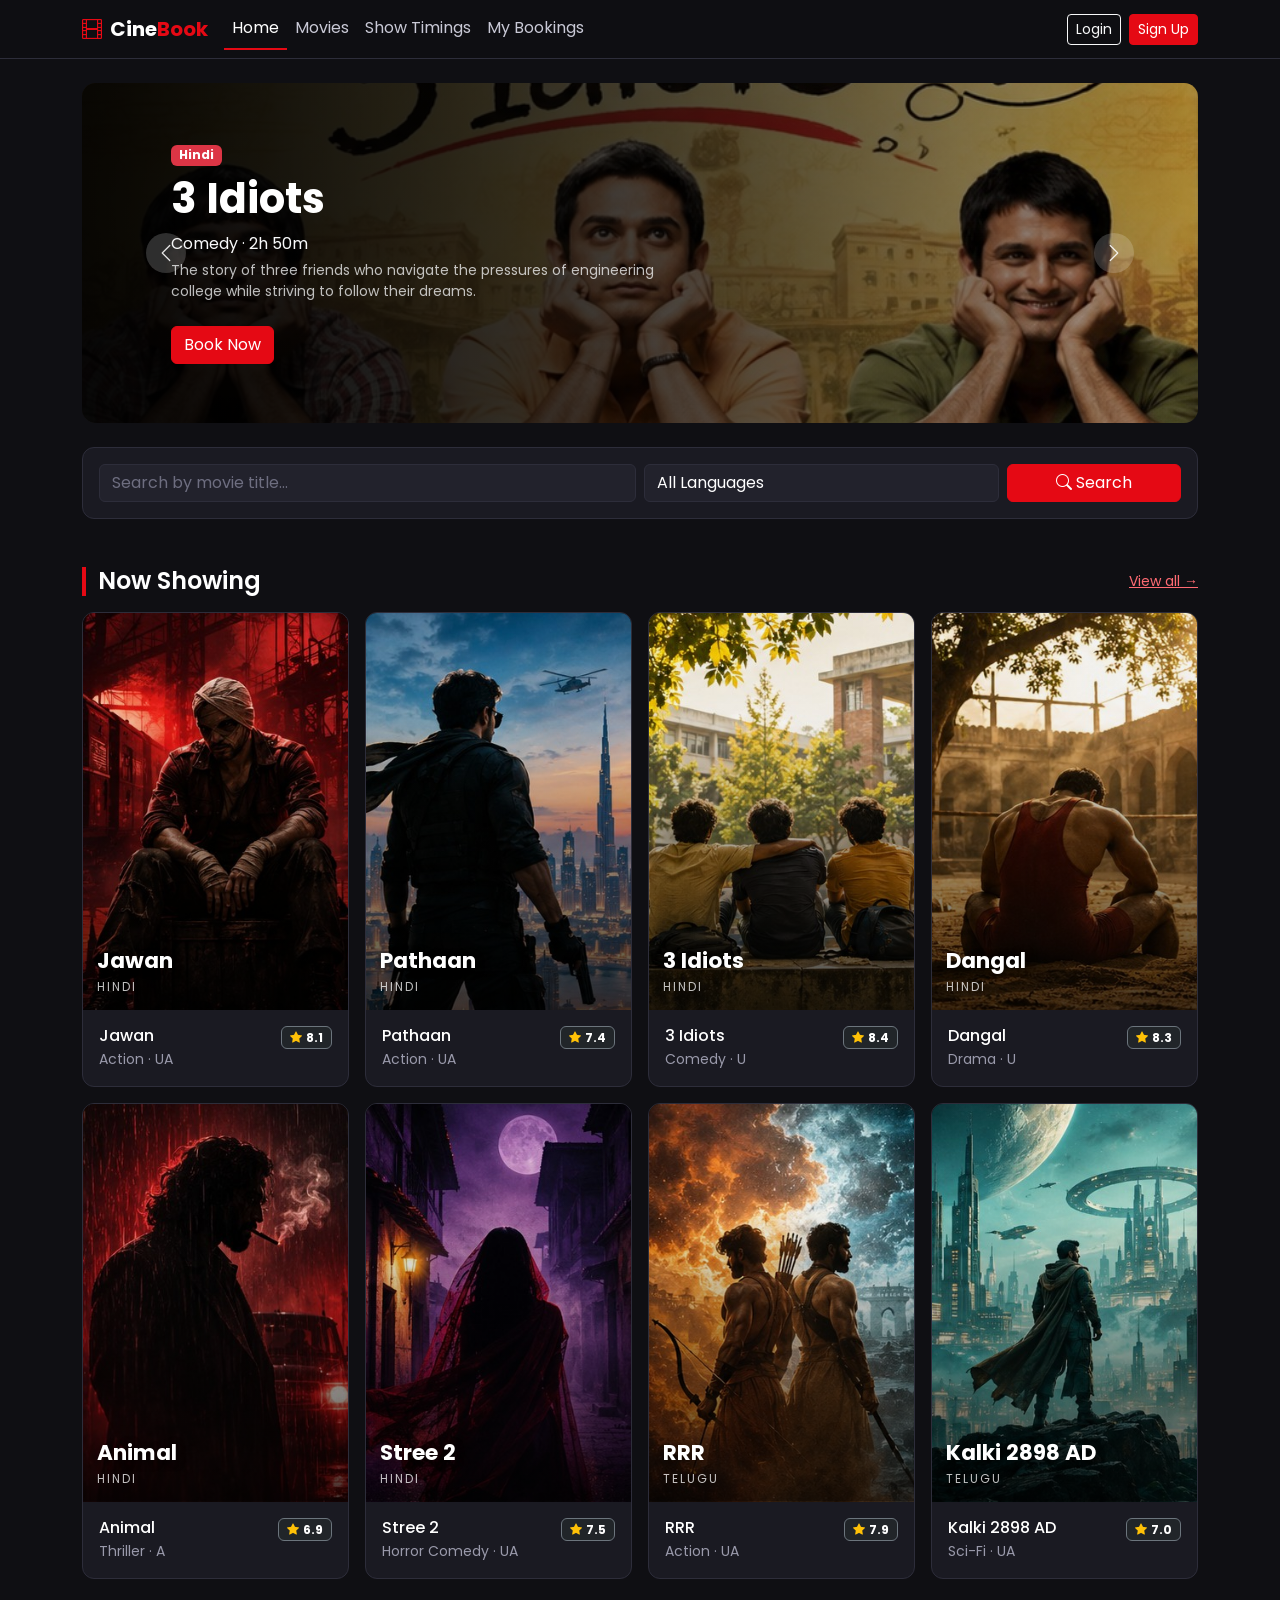
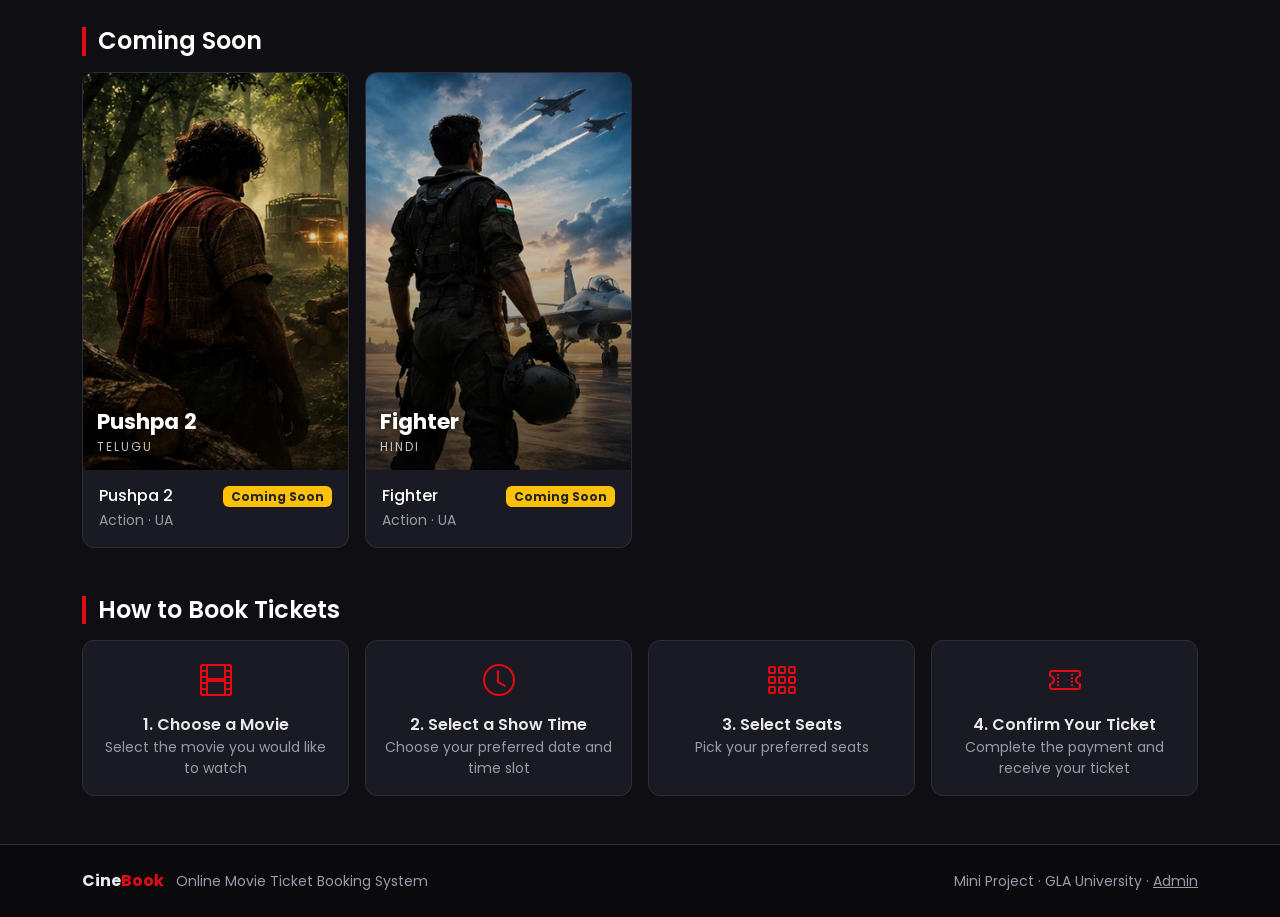
<file: index.html>
<!DOCTYPE html>
<html lang="en" data-bs-theme="dark">
<head>
  <meta charset="UTF-8">
  <meta name="viewport" content="width=device-width, initial-scale=1">
  <title>CineBook - Book Movie Tickets Online</title>
  <link href="https://cdn.jsdelivr.net/npm/bootstrap@5.3.3/dist/css/bootstrap.min.css" rel="stylesheet">
  <link href="https://cdn.jsdelivr.net/npm/bootstrap-icons@1.11.3/font/bootstrap-icons.css" rel="stylesheet">
  <link href="https://fonts.googleapis.com/css2?family=Poppins:wght@400;500;600;700&display=swap" rel="stylesheet">
  <link rel="stylesheet" href="css/style.css?v=6">
</head>
<body data-page="home">

  <div id="navbar"></div>

  <main class="container mt-4">

    <!-- top banner slider -->
    <div id="heroCarousel" class="carousel slide" data-bs-ride="carousel">
      <div class="carousel-inner" id="heroSlides"></div>
      <button class="carousel-control-prev" type="button" data-bs-target="#heroCarousel" data-bs-slide="prev">
        <span class="carousel-control-prev-icon"></span>
      </button>
      <button class="carousel-control-next" type="button" data-bs-target="#heroCarousel" data-bs-slide="next">
        <span class="carousel-control-next-icon"></span>
      </button>
    </div>

    <!-- quick search -->
    <div class="card-dark p-3 mt-4">
      <form id="quickSearch" class="row g-2 align-items-center">
        <div class="col-md-6">
          <input type="text" id="qsText" class="form-control" placeholder="Search by movie title...">
        </div>
        <div class="col-md-4">
          <select id="qsLang" class="form-select">
            <option value="">All Languages</option>
          </select>
        </div>
        <div class="col-md-2 d-grid">
          <button class="btn btn-brand" type="submit"><i class="bi bi-search me-1"></i>Search</button>
        </div>
      </form>
    </div>

    <!-- now showing -->
    <div class="d-flex justify-content-between align-items-center mt-5 mb-3">
      <h4 class="section-title mb-0">Now Showing</h4>
      <a href="movies.html" class="small">View all &rarr;</a>
    </div>
    <div class="row g-3" id="nowShowing"></div>

    <!-- coming soon -->
    <h4 class="section-title mt-5 mb-3">Coming Soon</h4>
    <div class="row g-3" id="comingSoon"></div>

    <!-- how it works -->
    <h4 class="section-title mt-5 mb-3">How to Book Tickets</h4>
    <div class="row g-3 text-center">
      <div class="col-6 col-md-3"><div class="card-dark p-3 h-100"><i class="bi bi-film fs-2 text-brand"></i><div class="mt-2 fw-semibold">1. Choose a Movie</div><div class="small text-muted">Select the movie you would like to watch</div></div></div>
      <div class="col-6 col-md-3"><div class="card-dark p-3 h-100"><i class="bi bi-clock fs-2 text-brand"></i><div class="mt-2 fw-semibold">2. Select a Show Time</div><div class="small text-muted">Choose your preferred date and time slot</div></div></div>
      <div class="col-6 col-md-3"><div class="card-dark p-3 h-100"><i class="bi bi-grid-3x3-gap fs-2 text-brand"></i><div class="mt-2 fw-semibold">3. Select Seats</div><div class="small text-muted">Pick your preferred seats</div></div></div>
      <div class="col-6 col-md-3"><div class="card-dark p-3 h-100"><i class="bi bi-ticket-perforated fs-2 text-brand"></i><div class="mt-2 fw-semibold">4. Confirm Your Ticket</div><div class="small text-muted">Complete the payment and receive your ticket</div></div></div>
    </div>
  </main>

  <div id="footer"></div>

  <script src="https://cdn.jsdelivr.net/npm/bootstrap@5.3.3/dist/js/bootstrap.bundle.min.js"></script>
  <script src="js/data.js?v=6"></script>
  <script src="js/common.js?v=6"></script>
  <script src="js/home.js?v=6"></script>
</body>
</html>
</file>
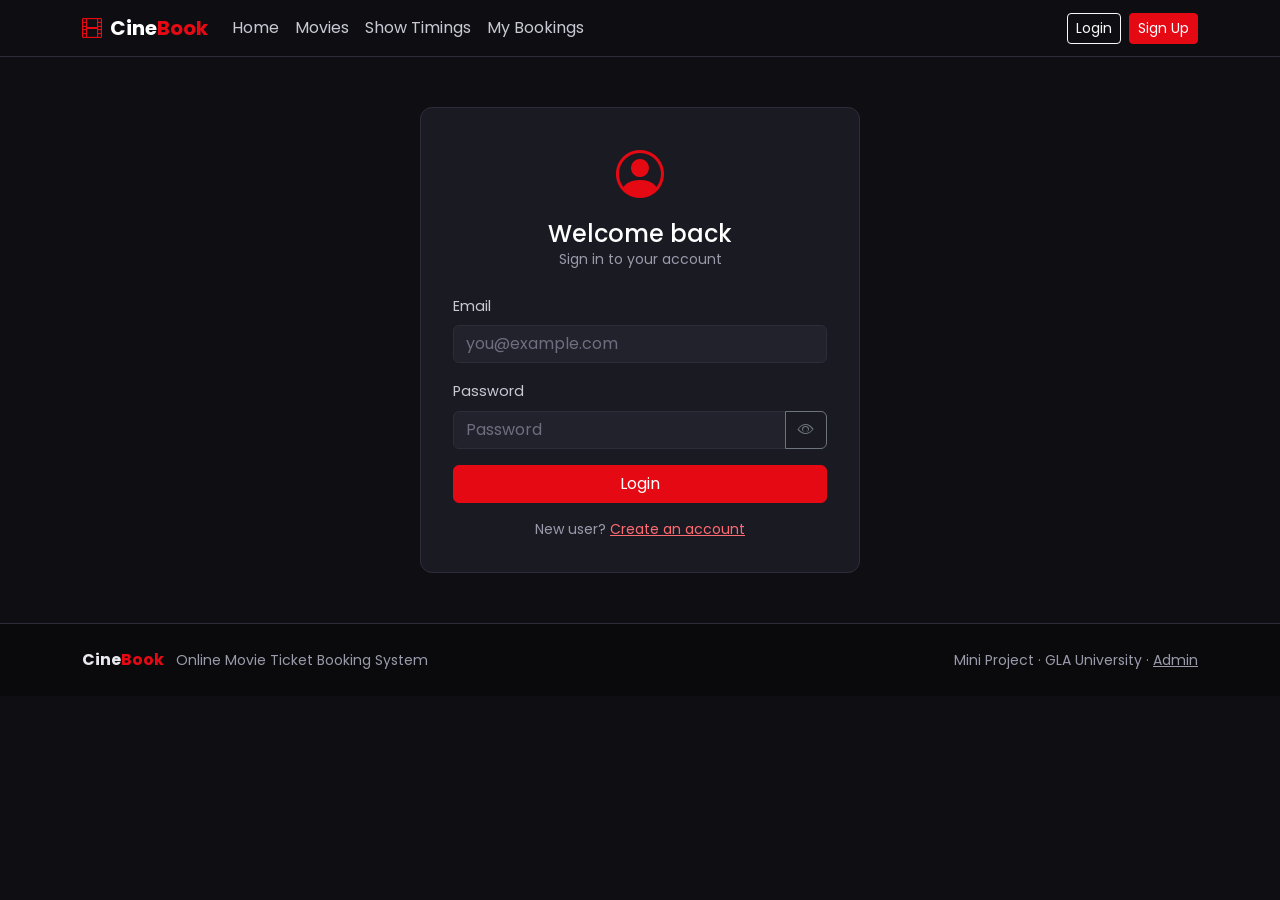
<file: confirm.html>
<!DOCTYPE html>
<html lang="en" data-bs-theme="dark">
<head>
  <meta charset="UTF-8">
  <meta name="viewport" content="width=device-width, initial-scale=1">
  <title>Booking Confirmation - CineBook</title>
  <link href="https://cdn.jsdelivr.net/npm/bootstrap@5.3.3/dist/css/bootstrap.min.css" rel="stylesheet">
  <link href="https://cdn.jsdelivr.net/npm/bootstrap-icons@1.11.3/font/bootstrap-icons.css" rel="stylesheet">
  <link href="https://fonts.googleapis.com/css2?family=Poppins:wght@400;500;600;700&display=swap" rel="stylesheet">
  <link rel="stylesheet" href="css/style.css?v=2">
</head>
<body data-page="shows">

  <div id="navbar"></div>

  <main class="container mt-4" id="mainBox">
    <!-- confirm.js renders either the payment summary or the final ticket -->
  </main>

  <div id="footer"></div>

  <script src="https://cdn.jsdelivr.net/npm/bootstrap@5.3.3/dist/js/bootstrap.bundle.min.js"></script>
  <script src="js/data.js?v=2"></script>
  <script src="js/common.js?v=2"></script>
  <script src="js/confirm.js?v=2"></script>
</body>
</html>
</file>
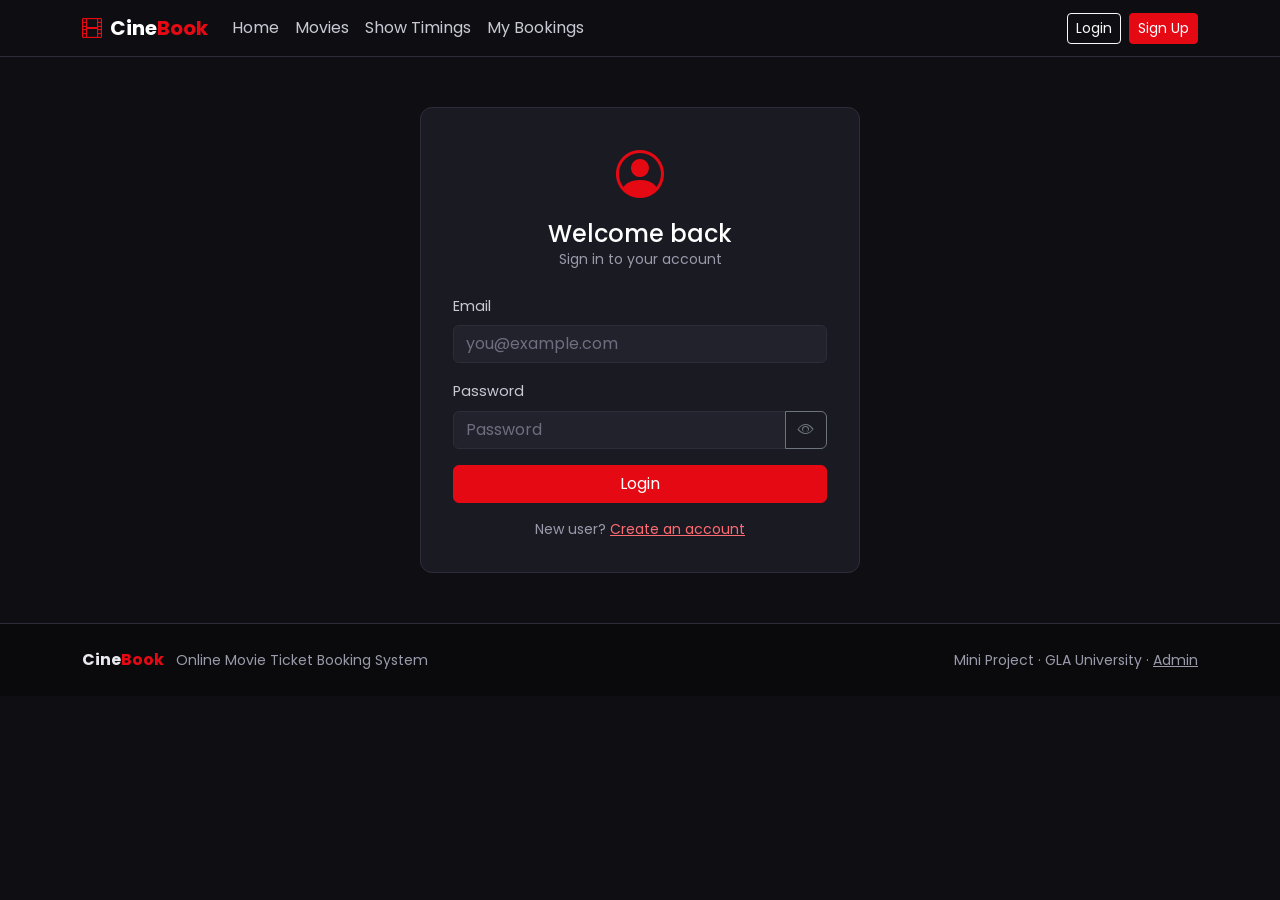
<file: history.html>
<!DOCTYPE html>
<html lang="en" data-bs-theme="dark">
<head>
  <meta charset="UTF-8">
  <meta name="viewport" content="width=device-width, initial-scale=1">
  <title>My Bookings - CineBook</title>
  <link href="https://cdn.jsdelivr.net/npm/bootstrap@5.3.3/dist/css/bootstrap.min.css" rel="stylesheet">
  <link href="https://cdn.jsdelivr.net/npm/bootstrap-icons@1.11.3/font/bootstrap-icons.css" rel="stylesheet">
  <link href="https://fonts.googleapis.com/css2?family=Poppins:wght@400;500;600;700&display=swap" rel="stylesheet">
  <link rel="stylesheet" href="css/style.css">
</head>
<body data-page="history">

  <div id="navbar"></div>

  <main class="container mt-4">
    <h3 class="section-title mb-4">My Bookings</h3>

    <div class="d-flex flex-wrap gap-2 mb-4" id="tabs">
      <span class="filter-chip active" data-tab="upcoming">Upcoming</span>
      <span class="filter-chip" data-tab="past">Past</span>
      <span class="filter-chip" data-tab="cancelled">Cancelled</span>
    </div>

    <div id="bookingList"></div>
  </main>

  <div id="footer"></div>

  <script src="https://cdn.jsdelivr.net/npm/bootstrap@5.3.3/dist/js/bootstrap.bundle.min.js"></script>
  <script src="js/data.js"></script>
  <script src="js/common.js"></script>
  <script src="js/history.js"></script>
</body>
</html>
</file>
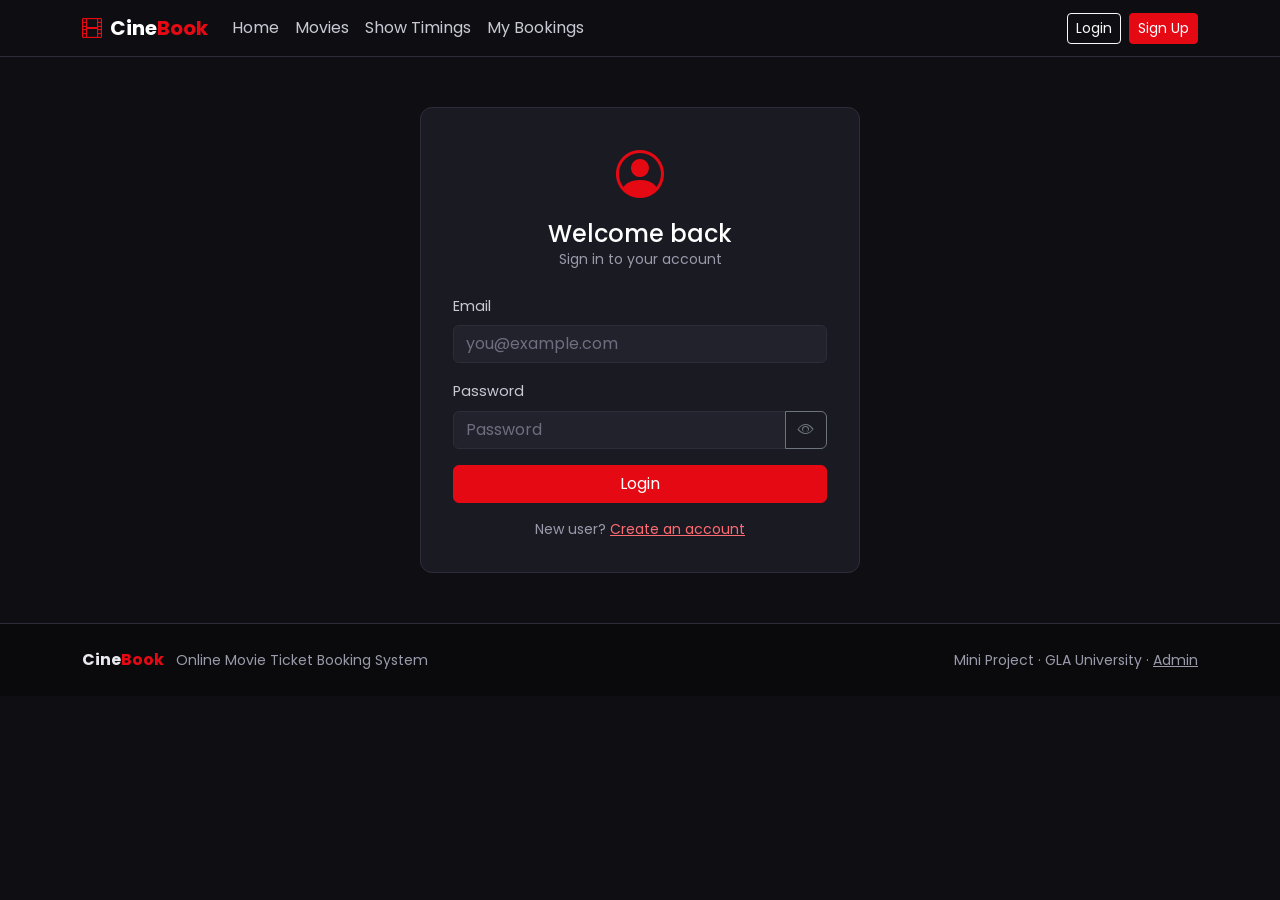
<file: login.html>
<!DOCTYPE html>
<html lang="en" data-bs-theme="dark">
<head>
  <meta charset="UTF-8">
  <meta name="viewport" content="width=device-width, initial-scale=1">
  <title>Login - CineBook</title>
  <link href="https://cdn.jsdelivr.net/npm/bootstrap@5.3.3/dist/css/bootstrap.min.css" rel="stylesheet">
  <link href="https://cdn.jsdelivr.net/npm/bootstrap-icons@1.11.3/font/bootstrap-icons.css" rel="stylesheet">
  <link href="https://fonts.googleapis.com/css2?family=Poppins:wght@400;500;600;700&display=swap" rel="stylesheet">
  <link rel="stylesheet" href="css/style.css">
</head>
<body data-page="login">

  <div id="navbar"></div>

  <main class="container">
    <div class="card-dark auth-box">
      <div class="text-center mb-4">
        <i class="bi bi-person-circle text-brand" style="font-size:3rem"></i>
        <h4 class="mt-2 mb-0">Welcome back</h4>
        <div class="small text-muted">Sign in to your account</div>
      </div>

      <div class="alert alert-danger py-2 small d-none" id="errBox"></div>

      <form id="loginForm" novalidate>
        <div class="mb-3">
          <label class="form-label" for="email">Email</label>
          <input type="email" class="form-control" id="email" placeholder="you@example.com" required>
        </div>
        <div class="mb-3">
          <label class="form-label" for="password">Password</label>
          <div class="input-group">
            <input type="password" class="form-control" id="password" placeholder="Password" required>
            <button class="btn btn-outline-secondary" type="button" id="togglePw"><i class="bi bi-eye"></i></button>
          </div>
        </div>
        <button type="submit" class="btn btn-brand w-100">Login</button>
      </form>

      <p class="text-center small text-muted mt-3 mb-0">New user? <a href="register.html" id="regLink">Create an account</a></p>
    </div>
  </main>

  <div id="footer"></div>

  <script src="https://cdn.jsdelivr.net/npm/bootstrap@5.3.3/dist/js/bootstrap.bundle.min.js"></script>
  <script src="js/data.js"></script>
  <script src="js/common.js"></script>
  <script src="js/auth.js"></script>
</body>
</html>
</file>
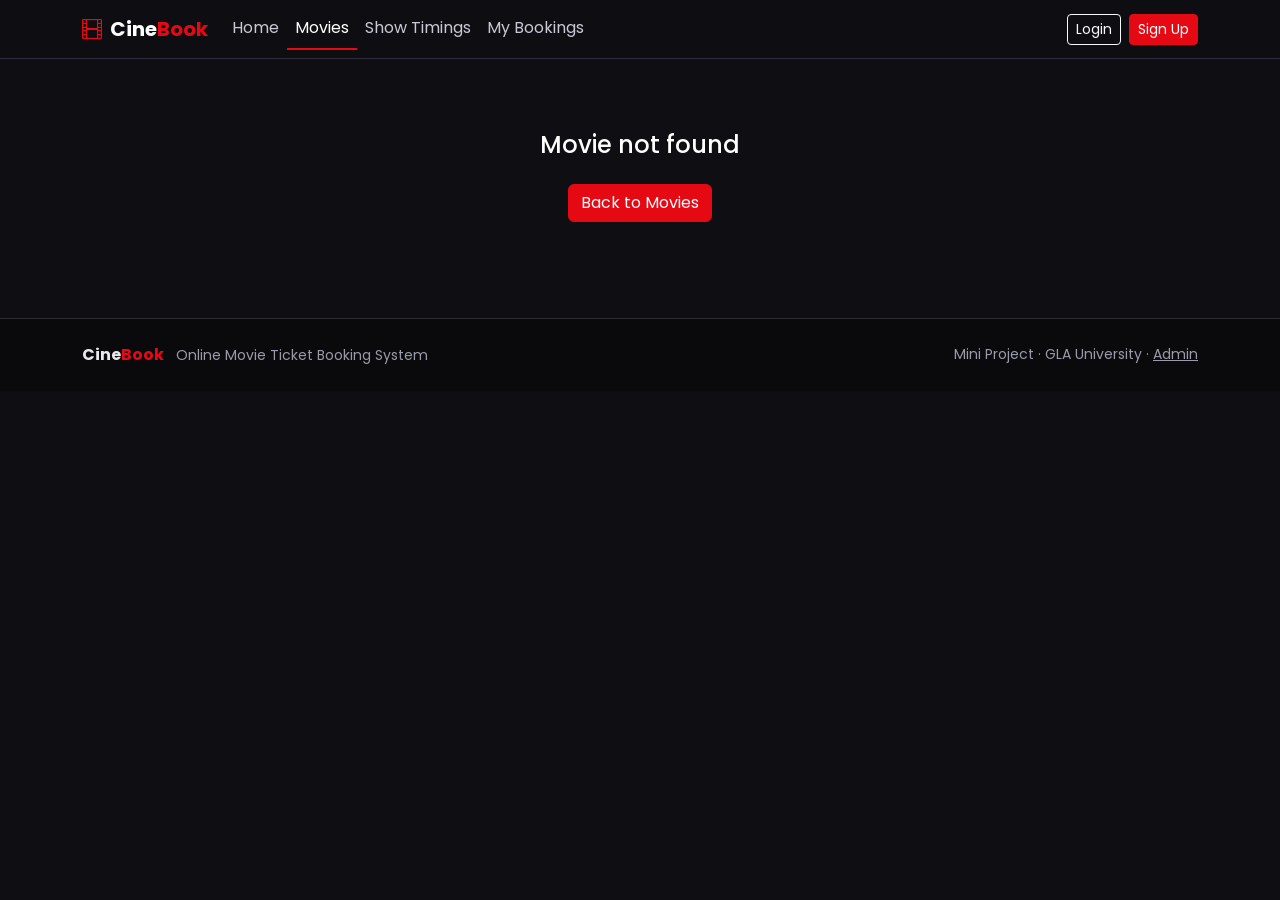
<file: movie.html>
<!DOCTYPE html>
<html lang="en" data-bs-theme="dark">
<head>
  <meta charset="UTF-8">
  <meta name="viewport" content="width=device-width, initial-scale=1">
  <title>Movie Details - CineBook</title>
  <link href="https://cdn.jsdelivr.net/npm/bootstrap@5.3.3/dist/css/bootstrap.min.css" rel="stylesheet">
  <link href="https://cdn.jsdelivr.net/npm/bootstrap-icons@1.11.3/font/bootstrap-icons.css" rel="stylesheet">
  <link href="https://fonts.googleapis.com/css2?family=Poppins:wght@400;500;600;700&display=swap" rel="stylesheet">
  <link rel="stylesheet" href="css/style.css?v=2">
</head>
<body data-page="movies">

  <div id="navbar"></div>

  <main class="container mt-4" id="detailsBox">
    <!-- Populated by movie-details.js -->
  </main>

  <div id="footer"></div>

  <script src="https://cdn.jsdelivr.net/npm/bootstrap@5.3.3/dist/js/bootstrap.bundle.min.js"></script>
  <script src="js/data.js?v=2"></script>
  <script src="js/common.js?v=2"></script>
  <script src="js/movie-details.js?v=2"></script>
</body>
</html>
</file>
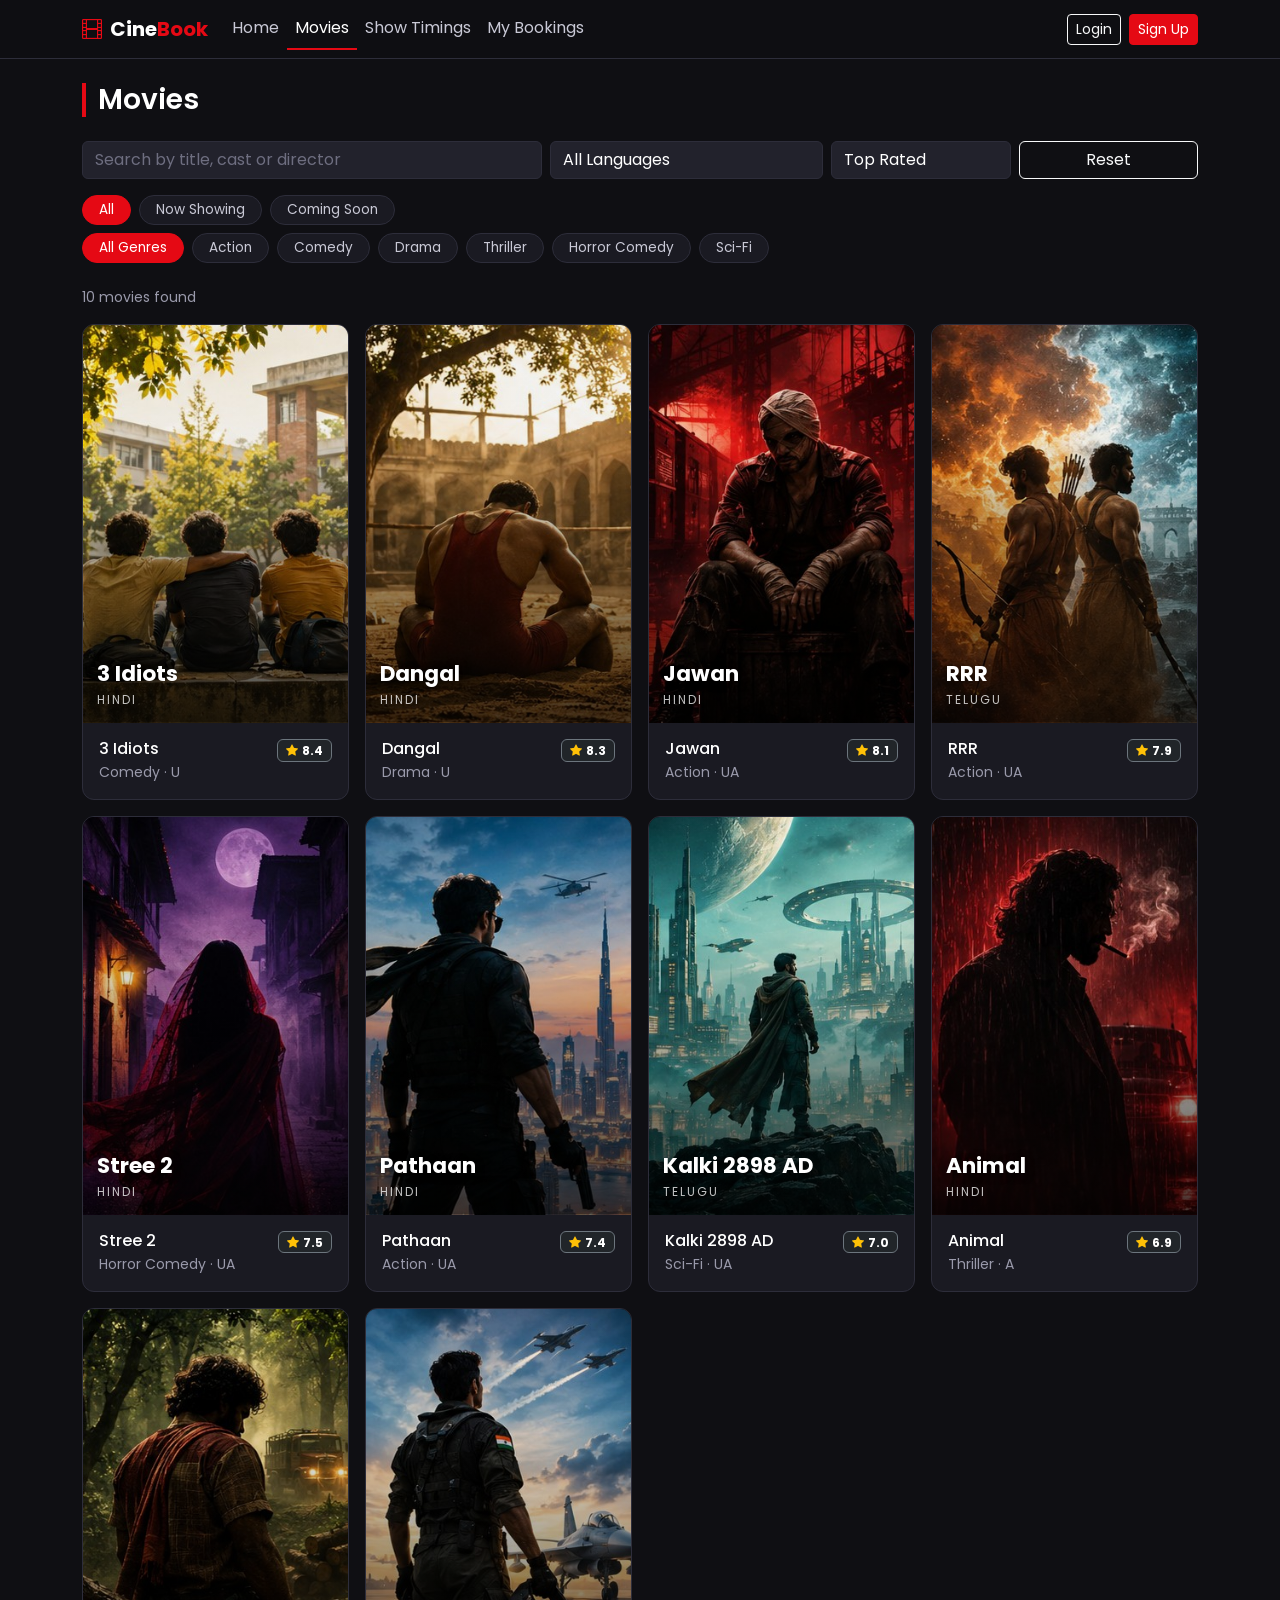
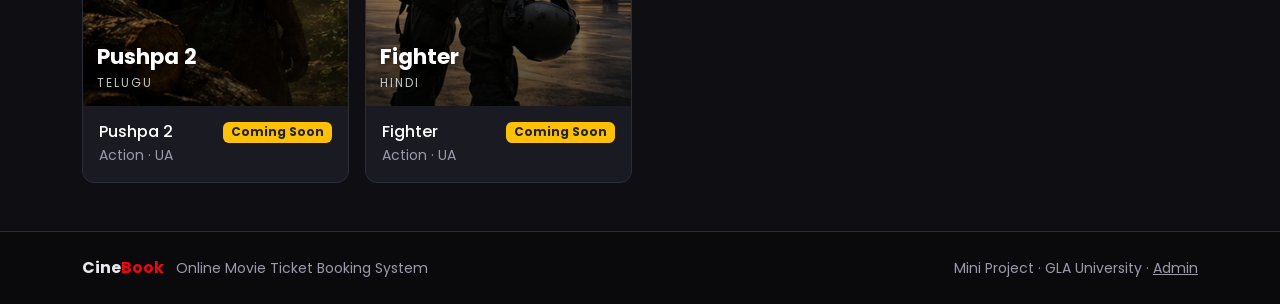
<file: movies.html>
<!DOCTYPE html>
<html lang="en" data-bs-theme="dark">
<head>
  <meta charset="UTF-8">
  <meta name="viewport" content="width=device-width, initial-scale=1">
  <title>Movies - CineBook</title>
  <link href="https://cdn.jsdelivr.net/npm/bootstrap@5.3.3/dist/css/bootstrap.min.css" rel="stylesheet">
  <link href="https://cdn.jsdelivr.net/npm/bootstrap-icons@1.11.3/font/bootstrap-icons.css" rel="stylesheet">
  <link href="https://fonts.googleapis.com/css2?family=Poppins:wght@400;500;600;700&display=swap" rel="stylesheet">
  <link rel="stylesheet" href="css/style.css?v=2">
</head>
<body data-page="movies">

  <div id="navbar"></div>

  <main class="container mt-4">
    <h3 class="section-title mb-4">Movies</h3>

    <div class="row g-2 mb-3">
      <div class="col-md-5">
        <input type="text" id="searchBox" class="form-control" placeholder="Search by title, cast or director">
      </div>
      <div class="col-md-3">
        <select id="langFilter" class="form-select">
          <option value="">All Languages</option>
        </select>
      </div>
      <div class="col-md-2">
        <select id="sortBy" class="form-select">
          <option value="rating">Top Rated</option>
          <option value="title">A - Z</option>
          <option value="duration">Duration</option>
        </select>
      </div>
      <div class="col-md-2 d-grid">
        <button class="btn btn-outline-light" id="resetBtn">Reset</button>
      </div>
    </div>

    <!-- status + genre chips -->
    <div class="d-flex flex-wrap gap-2 mb-2" id="statusChips">
      <span class="filter-chip active" data-status="">All</span>
      <span class="filter-chip" data-status="now">Now Showing</span>
      <span class="filter-chip" data-status="soon">Coming Soon</span>
    </div>
    <div class="d-flex flex-wrap gap-2 mb-4" id="genreChips"></div>

    <div class="small text-muted mb-3" id="resultCount"></div>
    <div class="row g-3" id="movieGrid"></div>
    <div class="text-center text-muted py-5 d-none" id="noResult">
      <i class="bi bi-emoji-frown fs-1"></i>
      <p class="mt-2">No movies found. Try adjusting your filters.</p>
    </div>
  </main>

  <div id="footer"></div>

  <script src="https://cdn.jsdelivr.net/npm/bootstrap@5.3.3/dist/js/bootstrap.bundle.min.js"></script>
  <script src="js/data.js?v=2"></script>
  <script src="js/common.js?v=2"></script>
  <script src="js/movies.js?v=2"></script>
</body>
</html>
</file>
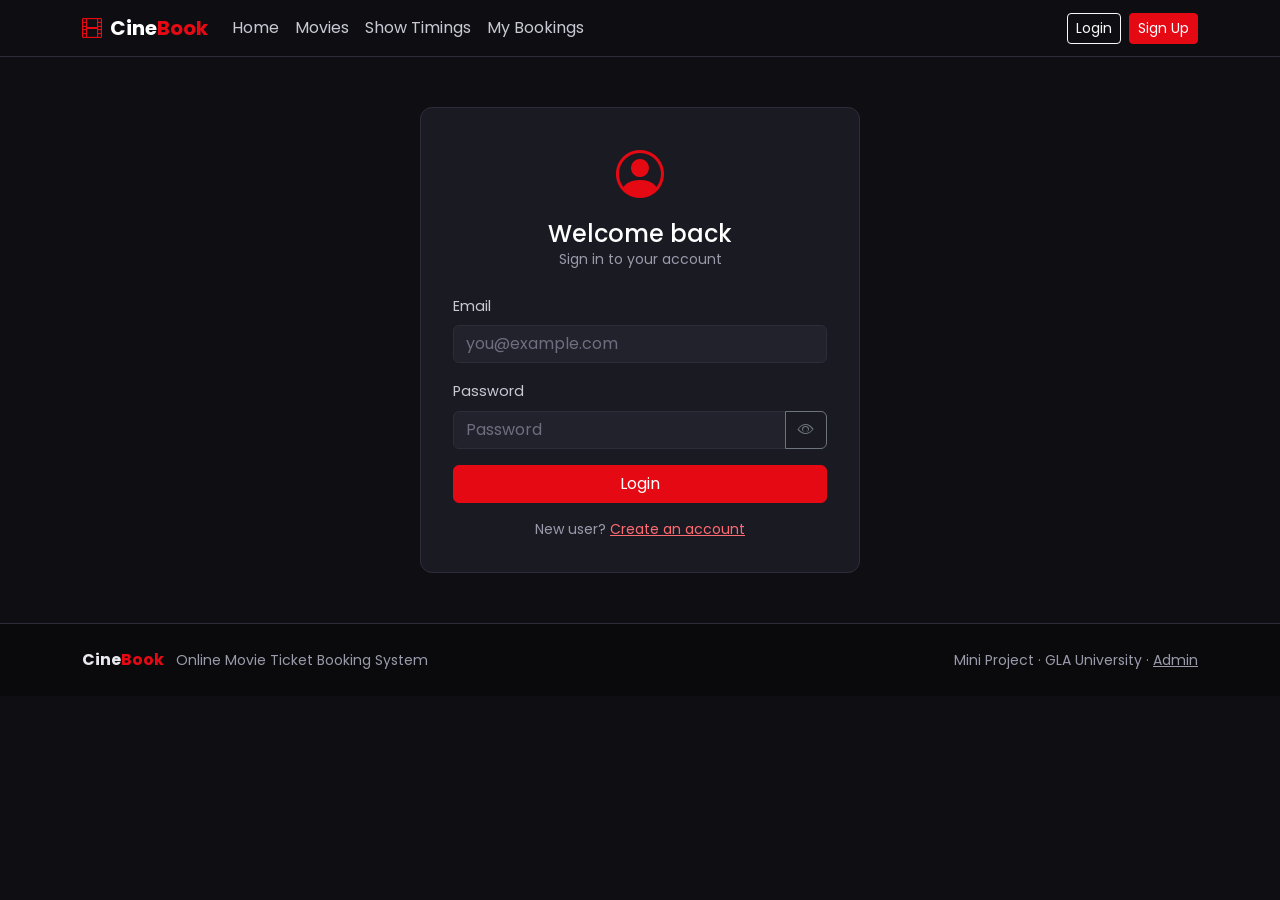
<file: profile.html>
<!DOCTYPE html>
<html lang="en" data-bs-theme="dark">
<head>
  <meta charset="UTF-8">
  <meta name="viewport" content="width=device-width, initial-scale=1">
  <title>My Profile - CineBook</title>
  <link href="https://cdn.jsdelivr.net/npm/bootstrap@5.3.3/dist/css/bootstrap.min.css" rel="stylesheet">
  <link href="https://cdn.jsdelivr.net/npm/bootstrap-icons@1.11.3/font/bootstrap-icons.css" rel="stylesheet">
  <link href="https://fonts.googleapis.com/css2?family=Poppins:wght@400;500;600;700&display=swap" rel="stylesheet">
  <link rel="stylesheet" href="css/style.css">
</head>
<body data-page="profile">

  <div id="navbar"></div>

  <main class="container mt-4">
    <h3 class="section-title mb-4">My Profile</h3>

    <div class="row g-4">
      <div class="col-lg-4">
        <div class="card-dark p-4 text-center">
          <div class="rounded-circle bg-danger d-inline-flex align-items-center justify-content-center fw-bold" style="width:84px;height:84px;font-size:2rem" id="avatar">U</div>
          <h5 class="mt-3 mb-0" id="pName"></h5>
          <div class="small text-muted" id="pEmail"></div>
          <div class="small text-muted" id="pJoined"></div>
          <hr style="border-color:#2d2d3a">
          <div class="row">
            <div class="col-6"><div class="fs-4 fw-bold" id="statBookings">0</div><div class="small text-muted">Bookings</div></div>
            <div class="col-6"><div class="fs-4 fw-bold" id="statSpent">0</div><div class="small text-muted">Total spent</div></div>
          </div>
        </div>
      </div>

      <div class="col-lg-8">
        <div class="card-dark p-4 mb-4">
          <h5 class="mb-3">Personal Details</h5>
          <form id="detailsForm" novalidate>
            <div class="row g-3">
              <div class="col-md-6"><label class="form-label">Full Name</label><input type="text" id="fName" class="form-control"></div>
              <div class="col-md-6"><label class="form-label">Mobile</label><input type="tel" id="fPhone" class="form-control" maxlength="10"></div>
              <div class="col-12"><label class="form-label">Email (cannot be changed)</label><input type="email" id="fEmail" class="form-control" disabled></div>
            </div>
            <button class="btn btn-brand mt-3" type="submit">Save Changes</button>
          </form>
        </div>

        <div class="card-dark p-4">
          <h5 class="mb-3">Change Password</h5>
          <form id="passForm" novalidate>
            <div class="row g-3">
              <div class="col-md-4"><label class="form-label">Current Password</label><input type="password" id="oldPass" class="form-control"></div>
              <div class="col-md-4"><label class="form-label">New Password</label><input type="password" id="newPass" class="form-control"></div>
              <div class="col-md-4"><label class="form-label">Confirm New</label><input type="password" id="newPass2" class="form-control"></div>
            </div>
            <button class="btn btn-outline-light mt-3" type="submit">Update Password</button>
          </form>
        </div>
      </div>
    </div>
  </main>

  <div id="footer"></div>

  <script src="https://cdn.jsdelivr.net/npm/bootstrap@5.3.3/dist/js/bootstrap.bundle.min.js"></script>
  <script src="js/data.js"></script>
  <script src="js/common.js"></script>
  <script src="js/profile.js"></script>
</body>
</html>
</file>
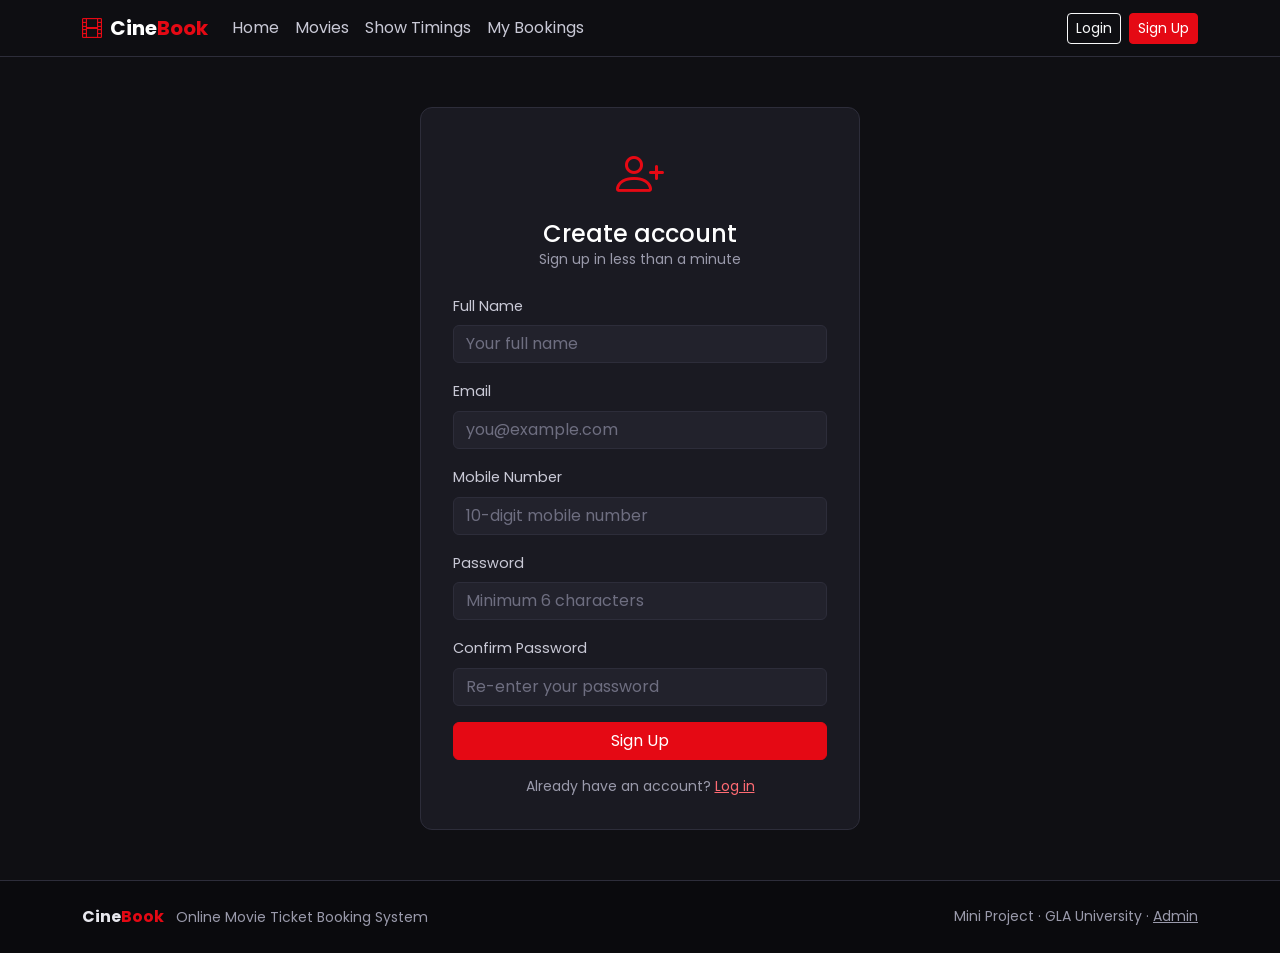
<file: register.html>
<!DOCTYPE html>
<html lang="en" data-bs-theme="dark">
<head>
  <meta charset="UTF-8">
  <meta name="viewport" content="width=device-width, initial-scale=1">
  <title>Register - CineBook</title>
  <link href="https://cdn.jsdelivr.net/npm/bootstrap@5.3.3/dist/css/bootstrap.min.css" rel="stylesheet">
  <link href="https://cdn.jsdelivr.net/npm/bootstrap-icons@1.11.3/font/bootstrap-icons.css" rel="stylesheet">
  <link href="https://fonts.googleapis.com/css2?family=Poppins:wght@400;500;600;700&display=swap" rel="stylesheet">
  <link rel="stylesheet" href="css/style.css">
</head>
<body data-page="register">

  <div id="navbar"></div>

  <main class="container">
    <div class="card-dark auth-box">
      <div class="text-center mb-4">
        <i class="bi bi-person-plus text-brand" style="font-size:3rem"></i>
        <h4 class="mt-2 mb-0">Create account</h4>
        <div class="small text-muted">Sign up in less than a minute</div>
      </div>

      <div class="alert alert-danger py-2 small d-none" id="errBox"></div>

      <form id="registerForm" novalidate>
        <div class="mb-3">
          <label class="form-label" for="name">Full Name</label>
          <input type="text" class="form-control" id="name" placeholder="Your full name" required>
        </div>
        <div class="mb-3">
          <label class="form-label" for="email">Email</label>
          <input type="email" class="form-control" id="email" placeholder="you@example.com" required>
        </div>
        <div class="mb-3">
          <label class="form-label" for="phone">Mobile Number</label>
          <input type="tel" class="form-control" id="phone" maxlength="10" placeholder="10-digit mobile number" required>
        </div>
        <div class="mb-3">
          <label class="form-label" for="password">Password</label>
          <input type="password" class="form-control" id="password" placeholder="Minimum 6 characters" required>
        </div>
        <div class="mb-3">
          <label class="form-label" for="password2">Confirm Password</label>
          <input type="password" class="form-control" id="password2" placeholder="Re-enter your password" required>
        </div>
        <button type="submit" class="btn btn-brand w-100">Sign Up</button>
      </form>

      <p class="text-center small text-muted mt-3 mb-0">Already have an account? <a href="login.html">Log in</a></p>
    </div>
  </main>

  <div id="footer"></div>

  <script src="https://cdn.jsdelivr.net/npm/bootstrap@5.3.3/dist/js/bootstrap.bundle.min.js"></script>
  <script src="js/data.js"></script>
  <script src="js/common.js"></script>
  <script src="js/auth.js"></script>
</body>
</html>
</file>
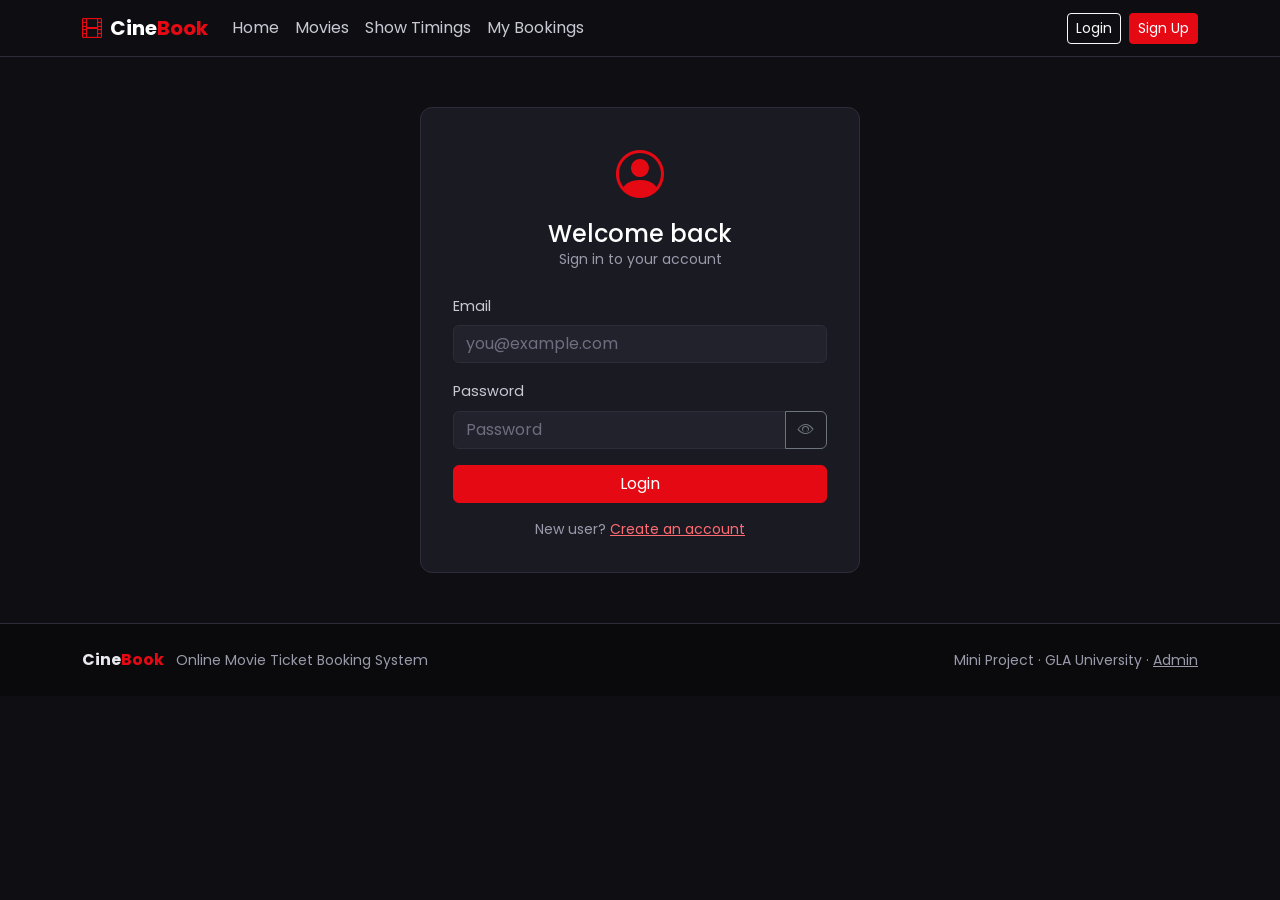
<file: seats.html>
<!DOCTYPE html>
<html lang="en" data-bs-theme="dark">
<head>
  <meta charset="UTF-8">
  <meta name="viewport" content="width=device-width, initial-scale=1">
  <title>Select Seats - CineBook</title>
  <link href="https://cdn.jsdelivr.net/npm/bootstrap@5.3.3/dist/css/bootstrap.min.css" rel="stylesheet">
  <link href="https://cdn.jsdelivr.net/npm/bootstrap-icons@1.11.3/font/bootstrap-icons.css" rel="stylesheet">
  <link href="https://fonts.googleapis.com/css2?family=Poppins:wght@400;500;600;700&display=swap" rel="stylesheet">
  <link rel="stylesheet" href="css/style.css?v=2">
</head>
<body data-page="shows">

  <div id="navbar"></div>

  <main class="container mt-4">
    <div id="showInfo" class="mb-4"></div>

    <div class="text-center mb-3 small">
      <span class="legend-box"></span>Available &nbsp;
      <span class="legend-box" style="background:var(--brand);border-color:var(--brand)"></span>Selected &nbsp;
      <span class="legend-box" style="background:#3a3a46;border-color:#3a3a46"></span>Booked
    </div>

    <div class="card-dark p-3 p-md-4 overflow-auto">
      <div id="seatMap"></div>
      <div class="screen-bar"></div>
      <div class="screen-label">SCREEN</div>
    </div>
  </main>

  <!-- sticky bottom booking bar -->
  <div class="booking-bar mt-4 no-print" id="bookingBar">
    <div class="container d-flex flex-wrap justify-content-between align-items-center gap-2">
      <div>
        <div class="small text-muted" id="selText">No seats selected</div>
        <div class="fw-bold fs-5" id="selTotal">&#8377;0</div>
      </div>
      <button class="btn btn-brand btn-lg px-4" id="proceedBtn" disabled>Proceed to Pay <i class="bi bi-arrow-right ms-1"></i></button>
    </div>
  </div>

  <div id="footer"></div>

  <script src="https://cdn.jsdelivr.net/npm/bootstrap@5.3.3/dist/js/bootstrap.bundle.min.js"></script>
  <script src="js/data.js?v=2"></script>
  <script src="js/common.js?v=2"></script>
  <script src="js/seats.js?v=2"></script>
</body>
</html>
</file>
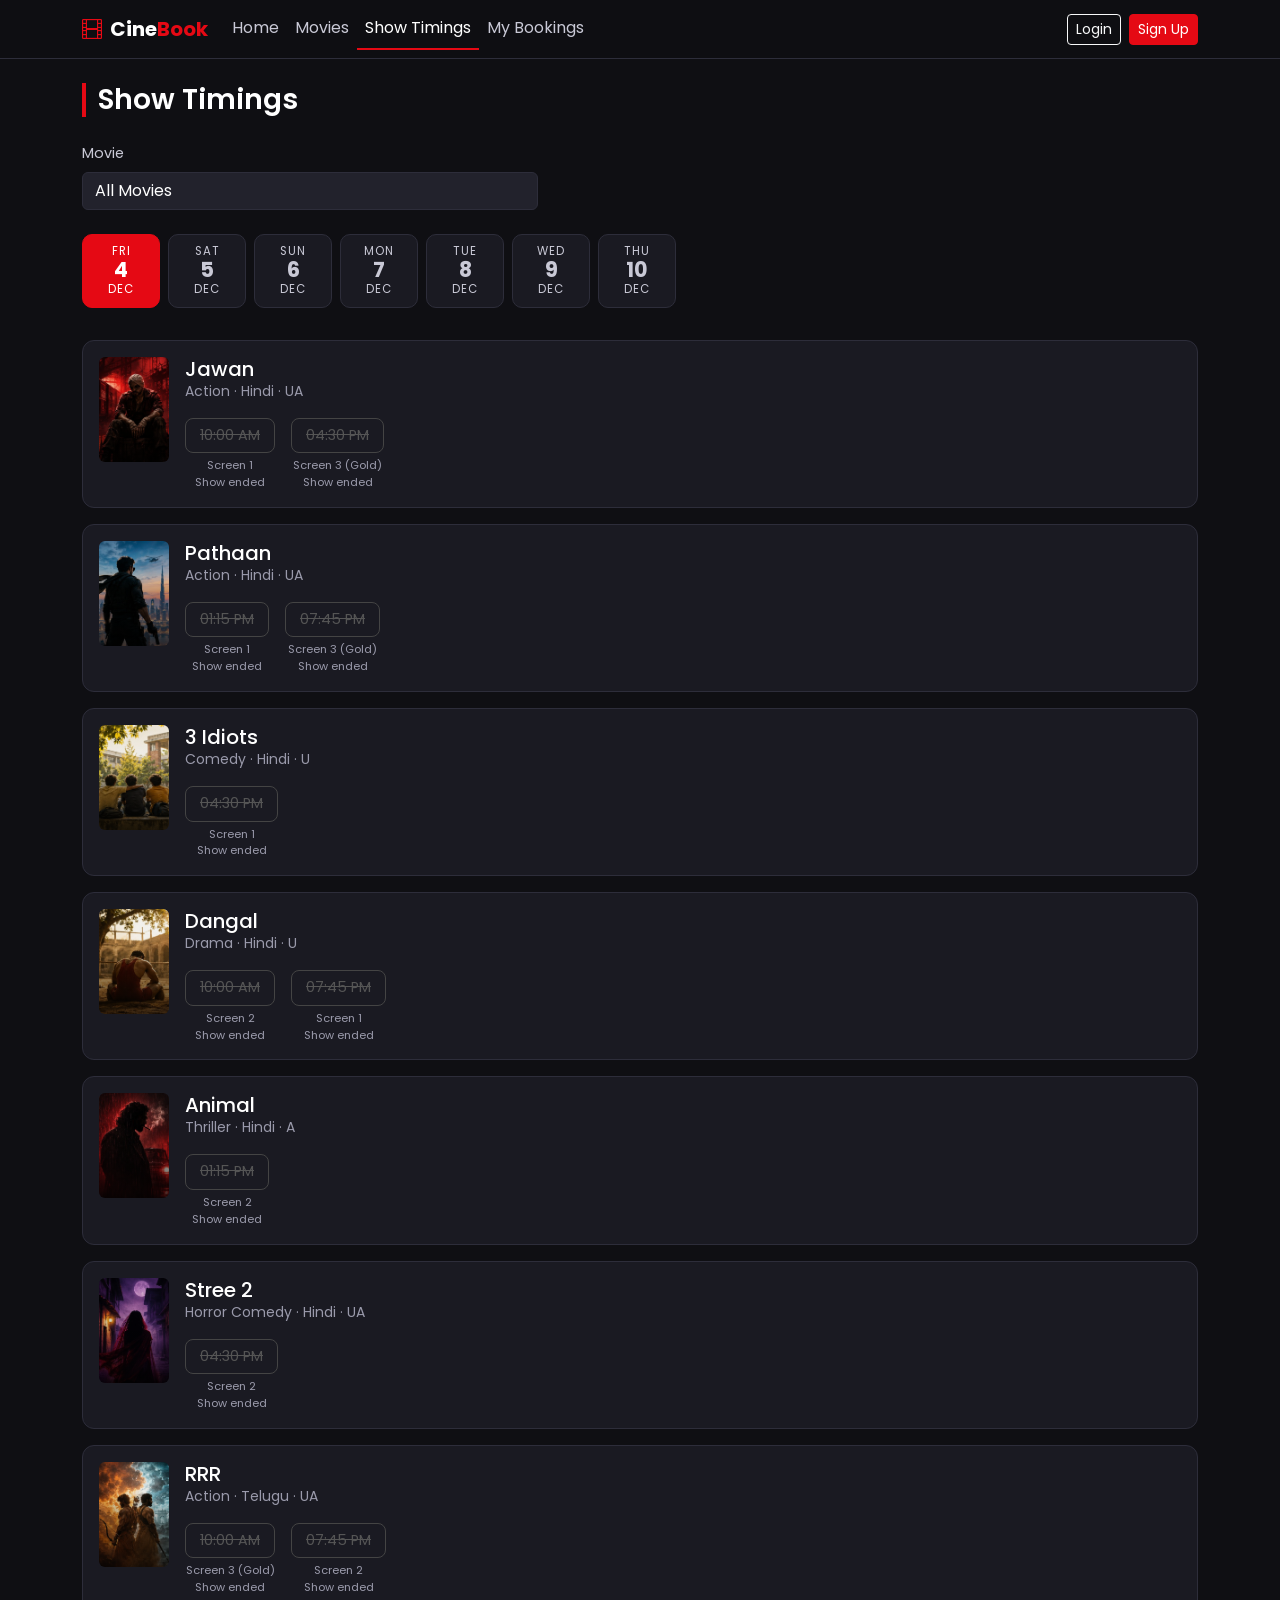
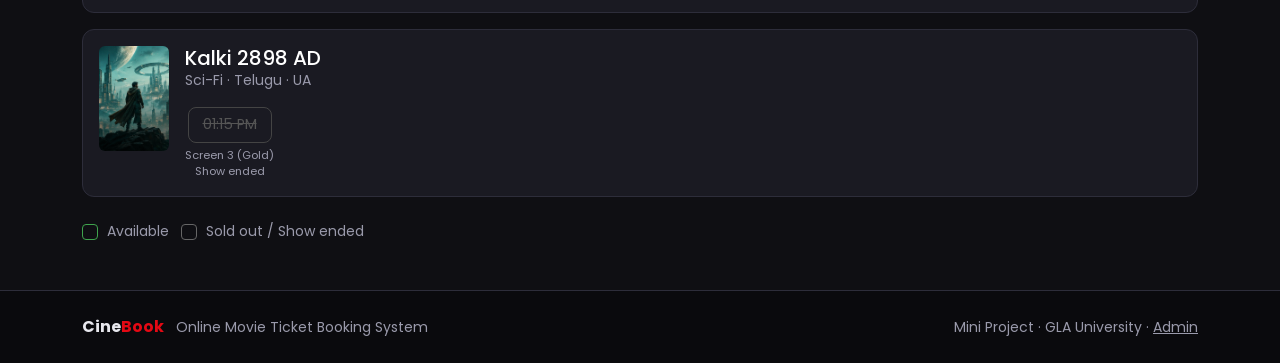
<file: shows.html>
<!DOCTYPE html>
<html lang="en" data-bs-theme="dark">
<head>
  <meta charset="UTF-8">
  <meta name="viewport" content="width=device-width, initial-scale=1">
  <title>Show Timings - CineBook</title>
  <link href="https://cdn.jsdelivr.net/npm/bootstrap@5.3.3/dist/css/bootstrap.min.css" rel="stylesheet">
  <link href="https://cdn.jsdelivr.net/npm/bootstrap-icons@1.11.3/font/bootstrap-icons.css" rel="stylesheet">
  <link href="https://fonts.googleapis.com/css2?family=Poppins:wght@400;500;600;700&display=swap" rel="stylesheet">
  <link rel="stylesheet" href="css/style.css?v=2">
</head>
<body data-page="shows">

  <div id="navbar"></div>

  <main class="container mt-4">
    <h3 class="section-title mb-4">Show Timings</h3>

    <div class="row g-3 align-items-center mb-4">
      <div class="col-md-5">
        <label class="form-label">Movie</label>
        <select id="movieSelect" class="form-select"></select>
      </div>
    </div>

    <!-- date tabs -->
    <div class="d-flex gap-2 overflow-auto pb-2 mb-4" id="dateTabs"></div>

    <div id="showList"></div>

    <div class="small text-muted mt-4">
      <span class="legend-box" style="border-color:#3fa34d"></span> Available &nbsp;
      <span class="legend-box" style="border-color:#666"></span> Sold out / Show ended
    </div>
  </main>

  <div id="footer"></div>

  <script src="https://cdn.jsdelivr.net/npm/bootstrap@5.3.3/dist/js/bootstrap.bundle.min.js"></script>
  <script src="js/data.js?v=2"></script>
  <script src="js/common.js?v=2"></script>
  <script src="js/shows.js?v=2"></script>
</body>
</html>
</file>
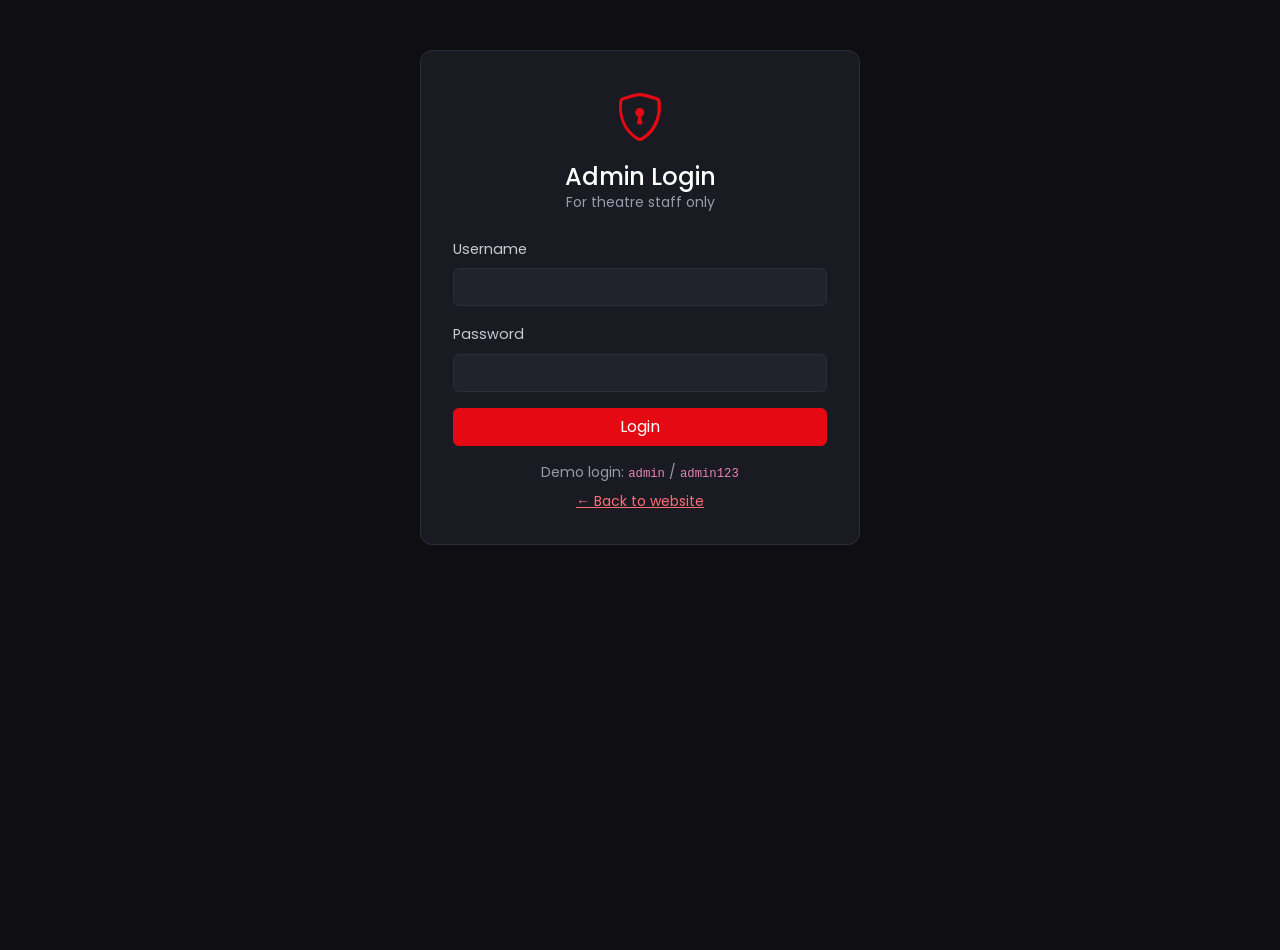
<file: admin/bookings.html>
<!DOCTYPE html>
<html lang="en" data-bs-theme="dark">
<head>
  <meta charset="UTF-8">
  <meta name="viewport" content="width=device-width, initial-scale=1">
  <title>Bookings - CineBook Admin</title>
  <link href="https://cdn.jsdelivr.net/npm/bootstrap@5.3.3/dist/css/bootstrap.min.css" rel="stylesheet">
  <link href="https://cdn.jsdelivr.net/npm/bootstrap-icons@1.11.3/font/bootstrap-icons.css" rel="stylesheet">
  <link href="https://fonts.googleapis.com/css2?family=Poppins:wght@400;500;600;700&display=swap" rel="stylesheet">
  <link rel="stylesheet" href="../css/style.css?v=2">
</head>
<body data-root="../" data-page="admin-bookings">

  <div class="d-flex flex-column flex-md-row">
    <aside class="admin-side" id="adminSide"></aside>

    <main class="flex-grow-1 p-3 p-md-4" style="min-width:0">
      <div class="d-flex flex-wrap justify-content-between align-items-center mb-4 gap-2">
        <h3 class="section-title mb-0">All Bookings</h3>
        <button class="btn btn-outline-light btn-sm" id="csvBtn"><i class="bi bi-download me-1"></i>Export CSV</button>
      </div>
      <div class="row g-2 mb-3">
        <div class="col-md-5"><input type="text" id="bSearch" class="form-control" placeholder="Booking ID or user name"></div>
        <div class="col-md-3"><select id="bMovie" class="form-select"></select></div>
        <div class="col-md-2"><select id="bStatus" class="form-select"><option value="">All Status</option><option>Confirmed</option><option>Cancelled</option></select></div>
        <div class="col-md-2 d-grid"><button class="btn btn-outline-light" id="bReset">Reset</button></div>
      </div>
      <div class="small text-muted mb-2" id="bCount"></div>
      <div class="card-dark p-3">
        <div class="table-responsive">
          <table class="table table-dark table-sm align-middle mb-0">
            <thead><tr><th>Booking ID</th><th>User</th><th>Movie</th><th>Show</th><th>Seats</th><th class="text-end">Amount</th><th>Payment</th><th>Status</th><th></th></tr></thead>
            <tbody id="bBody"></tbody>
          </table>
        </div>
      </div>
    </main>
  </div>

  <script src="https://cdn.jsdelivr.net/npm/bootstrap@5.3.3/dist/js/bootstrap.bundle.min.js"></script>
  <script src="../js/data.js?v=2"></script>
  <script src="../js/common.js?v=2"></script>
  <script src="../js/admin.js?v=2"></script>
  <script src="../js/admin-bookings.js?v=2"></script>
</body>
</html>
</file>
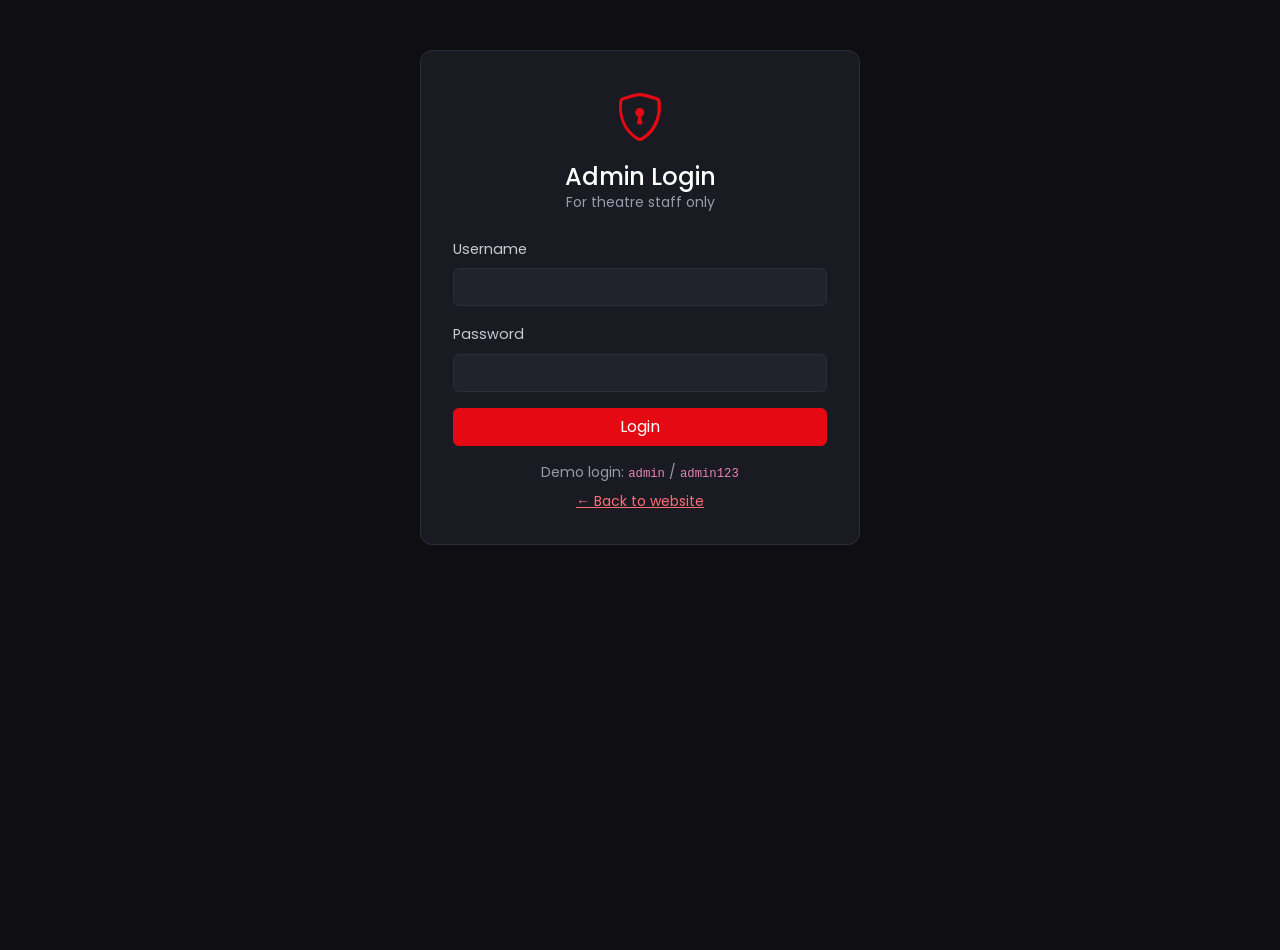
<file: admin/dashboard.html>
<!DOCTYPE html>
<html lang="en" data-bs-theme="dark">
<head>
  <meta charset="UTF-8">
  <meta name="viewport" content="width=device-width, initial-scale=1">
  <title>Dashboard - CineBook Admin</title>
  <link href="https://cdn.jsdelivr.net/npm/bootstrap@5.3.3/dist/css/bootstrap.min.css" rel="stylesheet">
  <link href="https://cdn.jsdelivr.net/npm/bootstrap-icons@1.11.3/font/bootstrap-icons.css" rel="stylesheet">
  <link href="https://fonts.googleapis.com/css2?family=Poppins:wght@400;500;600;700&display=swap" rel="stylesheet">
  <link rel="stylesheet" href="../css/style.css?v=2">
</head>
<body data-root="../" data-page="admin-dashboard">

  <div class="d-flex flex-column flex-md-row">
    <aside class="admin-side" id="adminSide"></aside>

    <main class="flex-grow-1 p-3 p-md-4" style="min-width:0">
      <div class="d-flex flex-wrap justify-content-between align-items-center mb-4 gap-2">
        <h3 class="section-title mb-0">Dashboard</h3>
        <div class="d-flex gap-2">
          <button class="btn btn-outline-light btn-sm" id="demoBtn"><i class="bi bi-magic me-1"></i>Add Demo Bookings</button>
          <button class="btn btn-outline-danger btn-sm" id="clearDemoBtn">Clear Demo Data</button>
        </div>
      </div>

      <div class="row g-3 mb-4" id="statCards"></div>

      <div class="row g-4">
        <div class="col-xl-7">
          <div class="card-dark p-3">
            <h6 class="mb-3">Recent Bookings</h6>
            <div class="table-responsive">
              <table class="table table-dark table-sm align-middle mb-0">
                <thead><tr><th>ID</th><th>User</th><th>Movie</th><th>Seats</th><th class="text-end">Amount</th><th>Status</th></tr></thead>
                <tbody id="recentBody"></tbody>
              </table>
            </div>
          </div>
        </div>
        <div class="col-xl-5">
          <div class="card-dark p-3">
            <h6 class="mb-3">Today's Shows</h6>
            <div id="todayShows"></div>
          </div>
        </div>
      </div>
    </main>
  </div>

  <script src="https://cdn.jsdelivr.net/npm/bootstrap@5.3.3/dist/js/bootstrap.bundle.min.js"></script>
  <script src="../js/data.js?v=2"></script>
  <script src="../js/common.js?v=2"></script>
  <script src="../js/admin.js?v=2"></script>
  <script src="../js/admin-dashboard.js?v=2"></script>
</body>
</html>
</file>
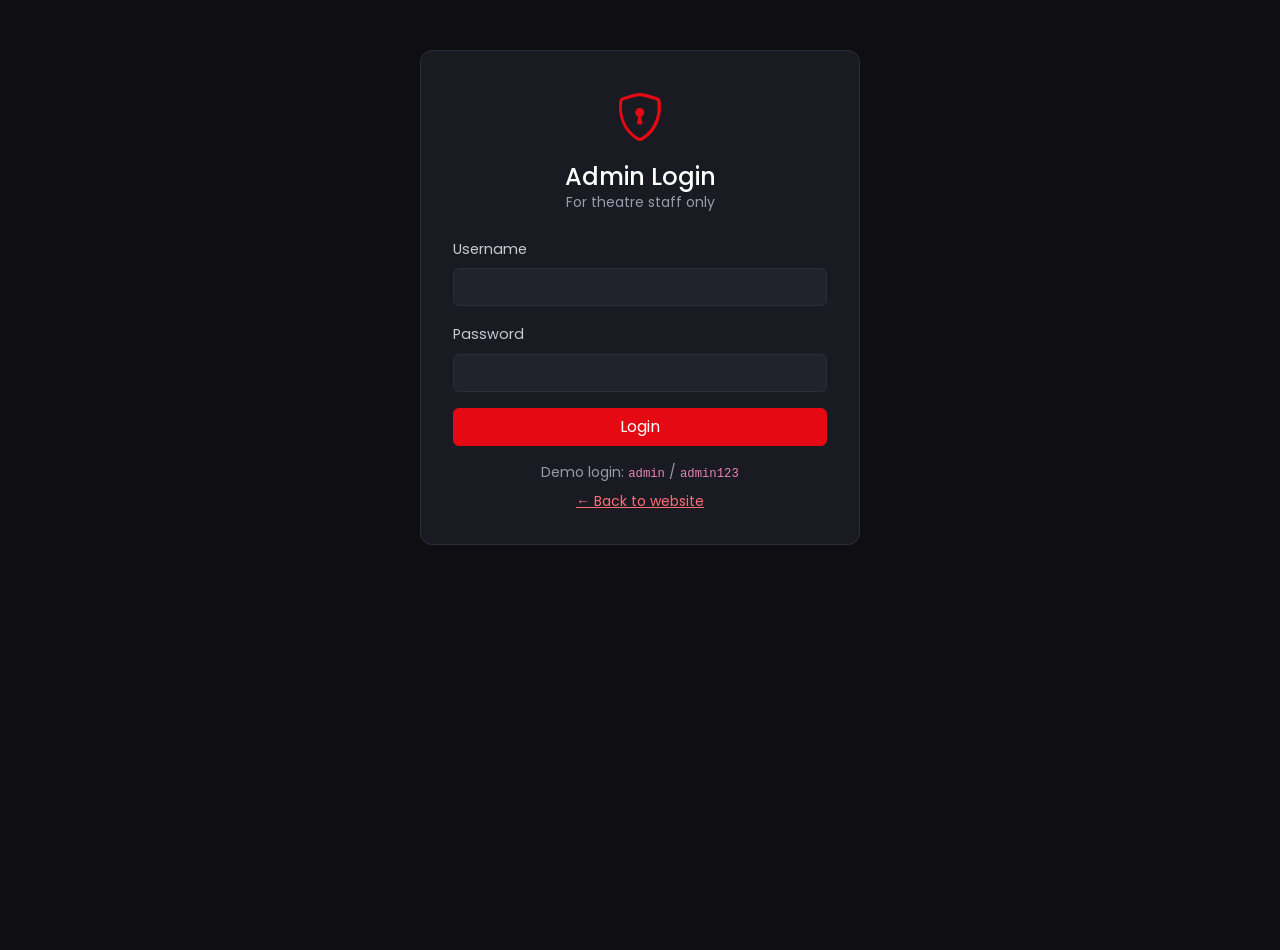
<file: admin/login.html>
<!DOCTYPE html>
<html lang="en" data-bs-theme="dark">
<head>
  <meta charset="UTF-8">
  <meta name="viewport" content="width=device-width, initial-scale=1">
  <title>Admin Login - CineBook</title>
  <link href="https://cdn.jsdelivr.net/npm/bootstrap@5.3.3/dist/css/bootstrap.min.css" rel="stylesheet">
  <link href="https://cdn.jsdelivr.net/npm/bootstrap-icons@1.11.3/font/bootstrap-icons.css" rel="stylesheet">
  <link href="https://fonts.googleapis.com/css2?family=Poppins:wght@400;500;600;700&display=swap" rel="stylesheet">
  <link rel="stylesheet" href="../css/style.css?v=2">
</head>
<body data-root="../" data-page="admin-login">

  <main class="container">
    <div class="card-dark auth-box">
      <div class="text-center mb-4">
        <i class="bi bi-shield-lock text-brand" style="font-size:3rem"></i>
        <h4 class="mt-2 mb-0">Admin Login</h4>
        <div class="small text-muted">For theatre staff only</div>
      </div>

      <div class="alert alert-danger py-2 small d-none" id="errBox"></div>

      <form id="adminLoginForm" novalidate>
        <div class="mb-3">
          <label class="form-label" for="user">Username</label>
          <input type="text" class="form-control" id="user" autocomplete="username">
        </div>
        <div class="mb-3">
          <label class="form-label" for="pass">Password</label>
          <input type="password" class="form-control" id="pass" autocomplete="current-password">
        </div>
        <button type="submit" class="btn btn-brand w-100">Login</button>
      </form>

      <div class="text-center small text-muted mt-3">Demo login: <code>admin</code> / <code>admin123</code></div>
      <div class="text-center small mt-2"><a href="../index.html">&larr; Back to website</a></div>
    </div>
  </main>

  <script src="https://cdn.jsdelivr.net/npm/bootstrap@5.3.3/dist/js/bootstrap.bundle.min.js"></script>
  <script src="../js/data.js?v=2"></script>
  <script src="../js/common.js?v=2"></script>
  <script src="../js/admin.js?v=2"></script>
  <script>
    // If already logged in, go straight to the dashboard
    if (isAdmin()) window.location.replace('dashboard.html');

    document.getElementById('adminLoginForm').addEventListener('submit', function (e) {
      e.preventDefault();
      const u = document.getElementById('user').value.trim();
      const p = document.getElementById('pass').value;
      if (u === ADMIN_USER && p === ADMIN_PASS) {
        DB.set('admin', true);
        window.location.href = 'dashboard.html';
      } else {
        const box = document.getElementById('errBox');
        box.textContent = 'Invalid username or password.';
        box.classList.remove('d-none');
      }
    });
  </script>
</body>
</html>
</file>
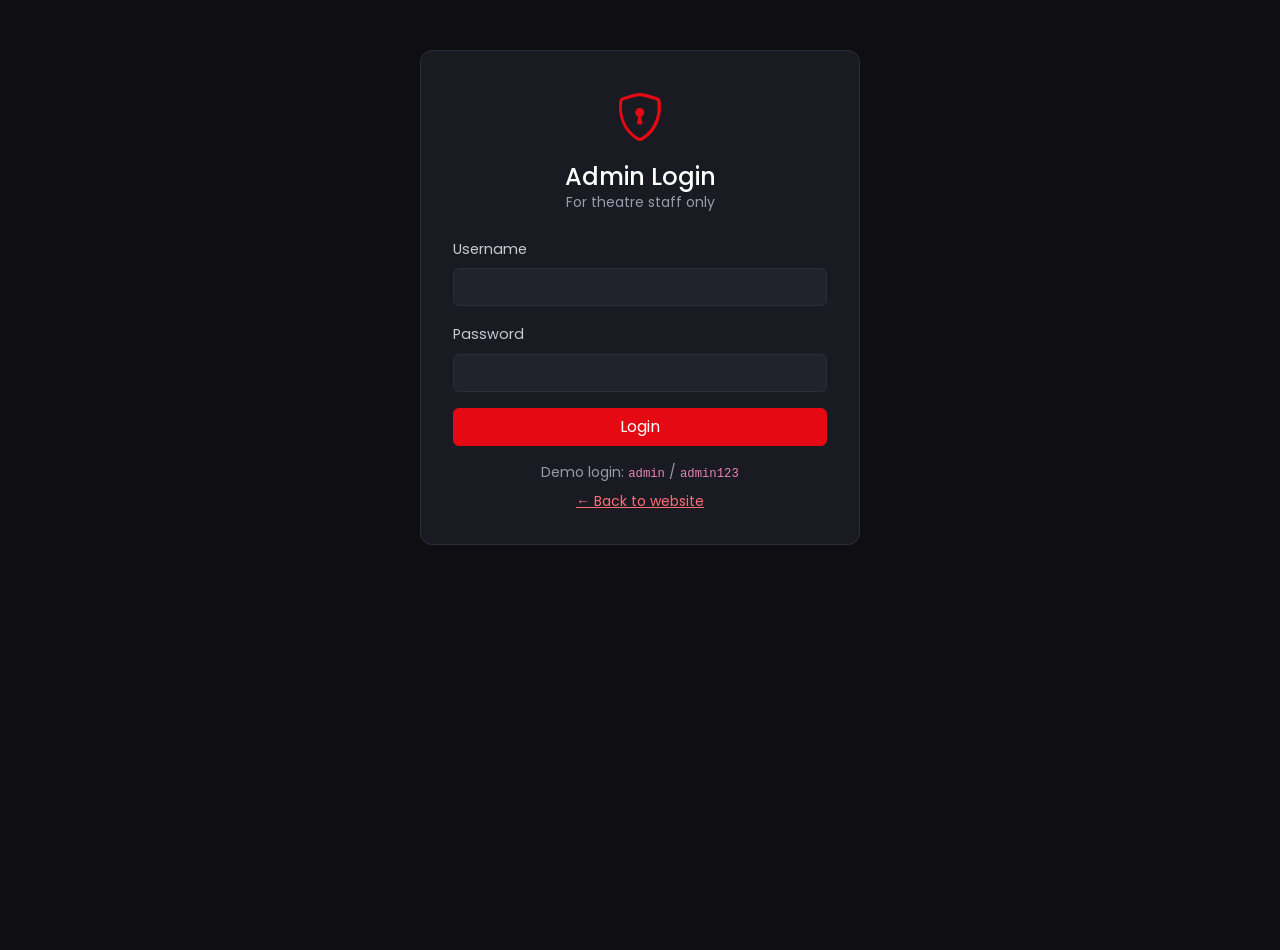
<file: admin/movies.html>
<!DOCTYPE html>
<html lang="en" data-bs-theme="dark">
<head>
  <meta charset="UTF-8">
  <meta name="viewport" content="width=device-width, initial-scale=1">
  <title>Movies - CineBook Admin</title>
  <link href="https://cdn.jsdelivr.net/npm/bootstrap@5.3.3/dist/css/bootstrap.min.css" rel="stylesheet">
  <link href="https://cdn.jsdelivr.net/npm/bootstrap-icons@1.11.3/font/bootstrap-icons.css" rel="stylesheet">
  <link href="https://fonts.googleapis.com/css2?family=Poppins:wght@400;500;600;700&display=swap" rel="stylesheet">
  <link rel="stylesheet" href="../css/style.css?v=2">
</head>
<body data-root="../" data-page="admin-movies">

  <div class="d-flex flex-column flex-md-row">
    <aside class="admin-side" id="adminSide"></aside>

    <main class="flex-grow-1 p-3 p-md-4" style="min-width:0">
      <div class="d-flex flex-wrap justify-content-between align-items-center mb-4 gap-2">
        <h3 class="section-title mb-0">Manage Movies</h3>
        <button class="btn btn-brand" id="addMovieBtn"><i class="bi bi-plus-lg me-1"></i>Add Movie</button>
      </div>
      <div class="card-dark p-3">
        <div class="table-responsive">
          <table class="table table-dark align-middle mb-0">
            <thead><tr><th>Movie</th><th>Genre</th><th>Language</th><th>Duration</th><th>Rating</th><th>Status</th><th class="text-end">Actions</th></tr></thead>
            <tbody id="movieBody"></tbody>
          </table>
        </div>
      </div>
    </main>
  </div>

  <div class="modal fade" id="movieModal" tabindex="-1">
    <div class="modal-dialog modal-lg modal-dialog-scrollable">
      <div class="modal-content">
        <form id="movieForm" novalidate>
          <div class="modal-header"><h5 class="modal-title" id="movieModalTitle">Add Movie</h5><button type="button" class="btn-close btn-close-white" data-bs-dismiss="modal"></button></div>
          <div class="modal-body">
            <input type="hidden" id="mId">
            <div class="row g-3">
              <div class="col-md-8"><label class="form-label">Title *</label><input type="text" id="mTitle" class="form-control"></div>
              <div class="col-md-4"><label class="form-label">Certificate</label>
                <select id="mCert" class="form-select"><option>U</option><option>UA</option><option>A</option></select></div>
              <div class="col-md-4"><label class="form-label">Genre *</label><input type="text" id="mGenre" class="form-control" placeholder="Action, Comedy..."></div>
              <div class="col-md-4"><label class="form-label">Language *</label><input type="text" id="mLang" class="form-control" placeholder="Hindi"></div>
              <div class="col-md-4"><label class="form-label">Duration (min) *</label><input type="number" id="mDur" class="form-control" min="30" max="300"></div>
              <div class="col-md-4"><label class="form-label">Rating (0-10)</label><input type="number" id="mRating" class="form-control" min="0" max="10" step="0.1" value="0"></div>
              <div class="col-md-4"><label class="form-label">Status</label>
                <select id="mStatus" class="form-select"><option value="now">Now Showing</option><option value="soon">Coming Soon</option></select></div>
              <div class="col-md-4"><label class="form-label">Poster Color</label><select id="mColor" class="form-select"></select></div>
              <div class="col-md-6"><label class="form-label">Director</label><input type="text" id="mDirector" class="form-control"></div>
              <div class="col-md-6"><label class="form-label">Cast</label><input type="text" id="mCast" class="form-control" placeholder="Separate names with commas"></div>
              <div class="col-12"><label class="form-label">Description</label><textarea id="mDesc" class="form-control" rows="3"></textarea></div>
            </div>
          </div>
          <div class="modal-footer"><button type="button" class="btn btn-outline-light" data-bs-dismiss="modal">Cancel</button><button type="submit" class="btn btn-brand">Save Movie</button></div>
        </form>
      </div>
    </div>
  </div>

  <script src="https://cdn.jsdelivr.net/npm/bootstrap@5.3.3/dist/js/bootstrap.bundle.min.js"></script>
  <script src="../js/data.js?v=2"></script>
  <script src="../js/common.js?v=2"></script>
  <script src="../js/admin.js?v=2"></script>
  <script src="../js/admin-movies.js?v=2"></script>
</body>
</html>
</file>
<file: css/style.css>
/* =========================================================
   style.css - CineBook (dark cinema theme: red + black)
   ========================================================= */


:root {
  --brand: #e50914;
  --brand-dark: #b20710;
  --bg: #0f0f13;
  --bg-card: #1a1a22;
  --bg-soft: #22222c;
  --border: #2d2d3a;
  --text-muted: #9a9aab;
}

body {
  background: var(--bg);
  color: #e8e8ee;
  font-family: 'Poppins', 'Segoe UI', sans-serif;
  min-height: 100vh;
}

.text-brand { color: var(--brand) !important; }
.text-muted { color: var(--text-muted) !important; }
a { color: #ff6b73; }
a:hover { color: #ff9399; }

.btn-brand {
  background: var(--brand);
  border-color: var(--brand);
  color: #fff;
}
.btn-brand:hover, .btn-brand:focus {
  background: var(--brand-dark);
  border-color: var(--brand-dark);
  color: #fff;
}
.btn-outline-brand { border-color: var(--brand); color: var(--brand); }
.btn-outline-brand:hover { background: var(--brand); color: #fff; }

/* ---------- navbar / footer ---------- */
.app-nav {
  background: rgba(15, 15, 19, 0.96);
  border-bottom: 1px solid var(--border);
  backdrop-filter: blur(6px);
}
.app-nav .nav-link { color: #c9c9d6; }
.app-nav .nav-link:hover, .app-nav .nav-link.active { color: #fff; }
.app-nav .nav-link.active { border-bottom: 2px solid var(--brand); }
.app-footer { background: #0a0a0d; border-top: 1px solid var(--border); }

/* ---------- hero / carousel ---------- */
.hero-slide {
  height: 340px;
  display: flex;
  align-items: center;
  padding: 0 8%;
  border-radius: 14px;
  position: relative;
  overflow: hidden;
}
.hero-slide::after {
  content: '';
  position: absolute; inset: 0;
  background: linear-gradient(90deg, rgba(0,0,0,.75), rgba(0,0,0,.15));
}
.hero-content { position: relative; z-index: 2; max-width: 520px; }

/* Carousel arrows: Bootstrap's dark theme turns them black, so keep them white and visible */
.carousel-control-prev-icon, .carousel-control-next-icon {
  filter: none !important;
  background-color: rgba(255, 255, 255, .2);
  background-size: 50%;
  border-radius: 50%;
  width: 2.5rem; height: 2.5rem;
}
.carousel-control-prev-icon {
  background-image: url("data:image/svg+xml,<svg xmlns='http://www.w3.org/2000/svg' viewBox='0 0 16 16' fill='%23fff'><path d='M11.354 1.646a.5.5 0 0 1 0 .708L5.707 8l5.647 5.646a.5.5 0 0 1-.708.708l-6-6a.5.5 0 0 1 0-.708l6-6a.5.5 0 0 1 .708 0z'/></svg>") !important;
}
.carousel-control-next-icon {
  background-image: url("data:image/svg+xml,<svg xmlns='http://www.w3.org/2000/svg' viewBox='0 0 16 16' fill='%23fff'><path d='M4.646 1.646a.5.5 0 0 1 .708 0l6 6a.5.5 0 0 1 0 .708l-6 6a.5.5 0 0 1-.708-.708L10.293 8 4.646 2.354a.5.5 0 0 1 0-.708z'/></svg>") !important;
}
.carousel-control-prev, .carousel-control-next { z-index: 5; opacity: .9; }
.hero-content h1 { font-weight: 700; font-size: 2.6rem; }

.section-title {
  border-left: 4px solid var(--brand);
  padding-left: 12px;
  font-weight: 600;
}

/* ---------- movie card ---------- */
.movie-card {
  background: var(--bg-card);
  border: 1px solid var(--border);
  border-radius: 12px;
  overflow: hidden;
  transition: transform .2s, box-shadow .2s;
  height: 100%;
}
.movie-card:hover {
  transform: translateY(-5px);
  box-shadow: 0 10px 24px rgba(229, 9, 20, .25);
}
.poster {
  aspect-ratio: 2 / 3;
  display: flex;
  flex-direction: column;
  justify-content: flex-end;
  padding: 14px;
  position: relative;
}
.poster-title {
  font-size: 1.35rem;
  font-weight: 700;
  line-height: 1.15;
  color: #fff;
  text-shadow: 0 2px 8px rgba(0,0,0,.6);
}
.poster-lang {
  font-size: .75rem;
  letter-spacing: 2px;
  text-transform: uppercase;
  color: rgba(255,255,255,.75);
  margin-top: 4px;
}
.poster-big { border-radius: 14px; max-width: 300px; width: 100%; box-shadow: 0 10px 30px rgba(0,0,0,.5); }

/* ---------- cards / forms ---------- */
.card-dark {
  background: var(--bg-card);
  border: 1px solid var(--border);
  border-radius: 12px;
}
.form-control, .form-select {
  background: var(--bg-soft);
  border: 1px solid var(--border);
  color: #fff;
}
.form-control:focus, .form-select:focus {
  background: var(--bg-soft);
  color: #fff;
  border-color: var(--brand);
  box-shadow: 0 0 0 .2rem rgba(229, 9, 20, .2);
}
.form-control::placeholder { color: #6e6e80; }
.form-label { font-size: .9rem; color: #c9c9d6; }

.table-dark { --bs-table-bg: var(--bg-card); --bs-table-border-color: var(--border); }

.filter-chip {
  border: 1px solid var(--border);
  background: var(--bg-card);
  color: #c9c9d6;
  border-radius: 20px;
  padding: 4px 16px;
  font-size: .85rem;
  cursor: pointer;
}
.filter-chip.active, .filter-chip:hover { background: var(--brand); border-color: var(--brand); color: #fff; }

.auth-box { max-width: 440px; margin: 50px auto; padding: 32px; }

/* ---------- show timings ---------- */
.date-tab {
  min-width: 78px;
  text-align: center;
  padding: 8px 6px;
  border: 1px solid var(--border);
  border-radius: 10px;
  background: var(--bg-card);
  cursor: pointer;
  color: #c9c9d6;
}
.date-tab .d { font-size: 1.3rem; font-weight: 700; line-height: 1; }
.date-tab .w { font-size: .72rem; text-transform: uppercase; letter-spacing: 1px; }
.date-tab.active { background: var(--brand); border-color: var(--brand); color: #fff; }

.time-btn {
  border: 1px solid #3fa34d;
  color: #5ed16d;
  background: transparent;
  border-radius: 8px;
  padding: 6px 14px;
  font-size: .9rem;
  text-decoration: none;
  display: inline-block;
}
.time-btn:hover { background: #3fa34d; color: #fff; }
.time-btn.full { border-color: #666; color: #666; pointer-events: none; }
.time-btn.past { border-color: #444; color: #555; pointer-events: none; text-decoration: line-through; }

/* ---------- seat selection ---------- */
.screen-bar {
  height: 10px;
  background: linear-gradient(90deg, transparent, #fff, transparent);
  border-radius: 50%;
  opacity: .7;
  margin: 10px auto 4px;
  max-width: 480px;
}
.screen-label { text-align: center; font-size: .75rem; letter-spacing: 4px; color: var(--text-muted); margin-bottom: 26px; }
.seat-section-label { font-size: .75rem; color: var(--text-muted); text-align: center; margin: 14px 0 6px; letter-spacing: 1px; }
.seat-row { display: flex; justify-content: center; align-items: center; gap: 6px; margin-bottom: 6px; }
.row-name { width: 20px; color: var(--text-muted); font-size: .8rem; text-align: center; }
.seat {
  width: 30px; height: 30px;
  border-radius: 6px 6px 3px 3px;
  border: 1px solid #5a5a6e;
  background: transparent;
  color: #bbb;
  font-size: .62rem;
  cursor: pointer;
  padding: 0;
}
.seat.premium { border-color: #d4a017; }
.seat.recliner { border-color: #3aa6d6; }
.seat:hover:not(.booked):not(.selected) { background: #333344; }
.seat.selected { background: var(--brand); border-color: var(--brand); color: #fff; }
.seat.booked { background: #3a3a46; border-color: #3a3a46; color: #666; cursor: not-allowed; }
.seat.gap { visibility: hidden; }
.legend-box { display: inline-block; width: 16px; height: 16px; border-radius: 4px; border: 1px solid #5a5a6e; vertical-align: middle; margin-right: 5px; }

.booking-bar {
  position: sticky; bottom: 0;
  background: #14141a;
  border-top: 1px solid var(--border);
  padding: 14px 0;
  z-index: 50;
}

/* ---------- ticket ---------- */
.ticket {
  background: var(--bg-card);
  border: 1px solid var(--border);
  border-radius: 16px;
  overflow: hidden;
  max-width: 640px;
  margin: 0 auto;
}
.ticket-head { padding: 22px 26px; background: linear-gradient(120deg, var(--brand-dark), #1a1a22); }
.ticket-body { padding: 24px 26px; }
.ticket-cut {
  border-top: 2px dashed #444;
  position: relative;
}
.ticket-cut::before, .ticket-cut::after {
  content: ''; position: absolute; top: -12px;
  width: 22px; height: 22px; border-radius: 50%;
  background: var(--bg);
}
.ticket-cut::before { left: -11px; }
.ticket-cut::after { right: -11px; }
.barcode {
  height: 54px;
  background: repeating-linear-gradient(90deg, #fff 0 2px, transparent 2px 5px, #fff 5px 6px, transparent 6px 10px, #fff 10px 13px, transparent 13px 15px);
  opacity: .9;
  border-radius: 3px;
}
.label-sm { font-size: .7rem; text-transform: uppercase; letter-spacing: 1px; color: var(--text-muted); }

/* ---------- admin ---------- */
.admin-side { background: #0a0a0d; border-right: 1px solid var(--border); min-height: 100vh; }
.admin-side .nav-link { color: #b5b5c4; border-radius: 8px; margin-bottom: 2px; }
.admin-side .nav-link:hover { background: var(--bg-soft); color: #fff; }
.admin-side .nav-link.active { background: var(--brand); color: #fff; }
.stat-card { padding: 20px; border-radius: 12px; background: var(--bg-card); border: 1px solid var(--border); }
.stat-card .num { font-size: 1.9rem; font-weight: 700; }
.stat-icon { width: 46px; height: 46px; border-radius: 10px; display: flex; align-items: center; justify-content: center; font-size: 1.3rem; }

.modal-content { background: var(--bg-card); border: 1px solid var(--border); color: #e8e8ee; }
.modal-header, .modal-footer { border-color: var(--border); }

/* ---------- print (for printing tickets) ---------- */
@media print {
  body { background: #fff !important; color: #000 !important; }
  .no-print, .app-nav, .app-footer { display: none !important; }
  .ticket { border: 1px solid #000; background: #fff; color: #000; }
  .ticket-head { background: #eee !important; color: #000; -webkit-print-color-adjust: exact; }
  .label-sm, .text-muted { color: #444 !important; }
  .barcode { background: repeating-linear-gradient(90deg, #000 0 2px, transparent 2px 5px, #000 5px 6px, transparent 6px 10px, #000 10px 13px, transparent 13px 15px); }
  .ticket-cut::before, .ticket-cut::after { background: #fff; }
}

@media (max-width: 576px) {
  .hero-slide { height: 260px; }
  .hero-content h1 { font-size: 1.8rem; }
  .seat { width: 24px; height: 24px; font-size: .55rem; }
  .seat-row { gap: 4px; }
}

/* admin sidebar width */
.admin-side { width: 240px; flex-shrink: 0; }
@media (max-width: 767px) {
  .admin-side { width: 100%; min-height: auto; border-right: 0; border-bottom: 1px solid var(--border); }
  .admin-side .nav { flex-direction: row !important; flex-wrap: wrap; gap: 4px; }
}

/* headings are always white (consistent across any Bootstrap build) */
h1, h2, h3, h4, h5, h6, .h1, .h2, .h3, .h4, .h5, .h6 { color: #fff; }
.progress { background-color: #2d2d3a; }



/* ---------- Cinematic local banner image support ---------- */
#heroCarousel,
#heroCarousel .carousel-inner,
#heroCarousel .carousel-item {
  width: 100%;
}

#heroCarousel .carousel-item {
  min-height: 340px;
}

#heroCarousel .hero-slide {
  width: 100%;
  height: 340px;
  min-height: 340px;
  background-size: cover !important;
  background-position: center center !important;
  background-repeat: no-repeat !important;
  isolation: isolate;
}

#heroCarousel .hero-slide::after {
  z-index: 0;
  pointer-events: none;
}

#heroCarousel .hero-content {
  position: relative;
  z-index: 2;
}

@media (max-width: 576px) {
  #heroCarousel .carousel-item,
  #heroCarousel .hero-slide {
    height: 260px;
    min-height: 260px;
  }
}
</file>
